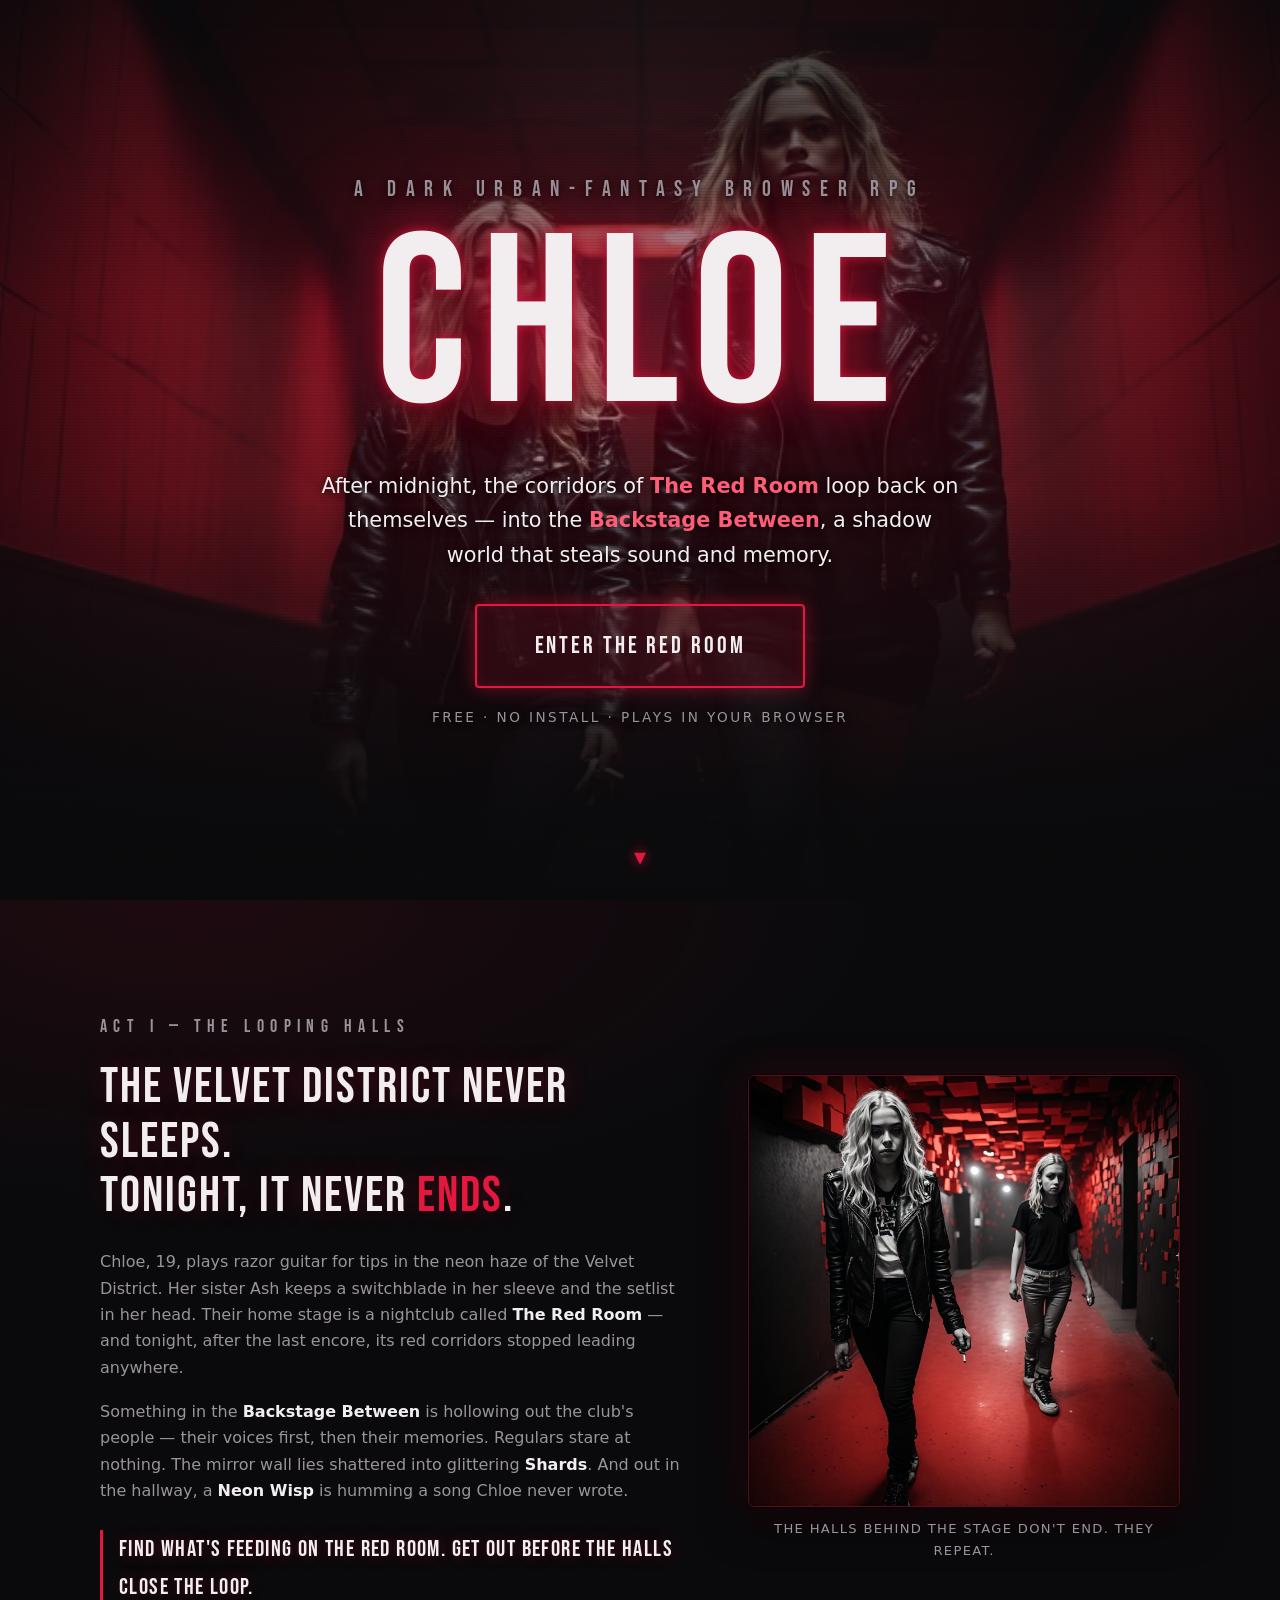
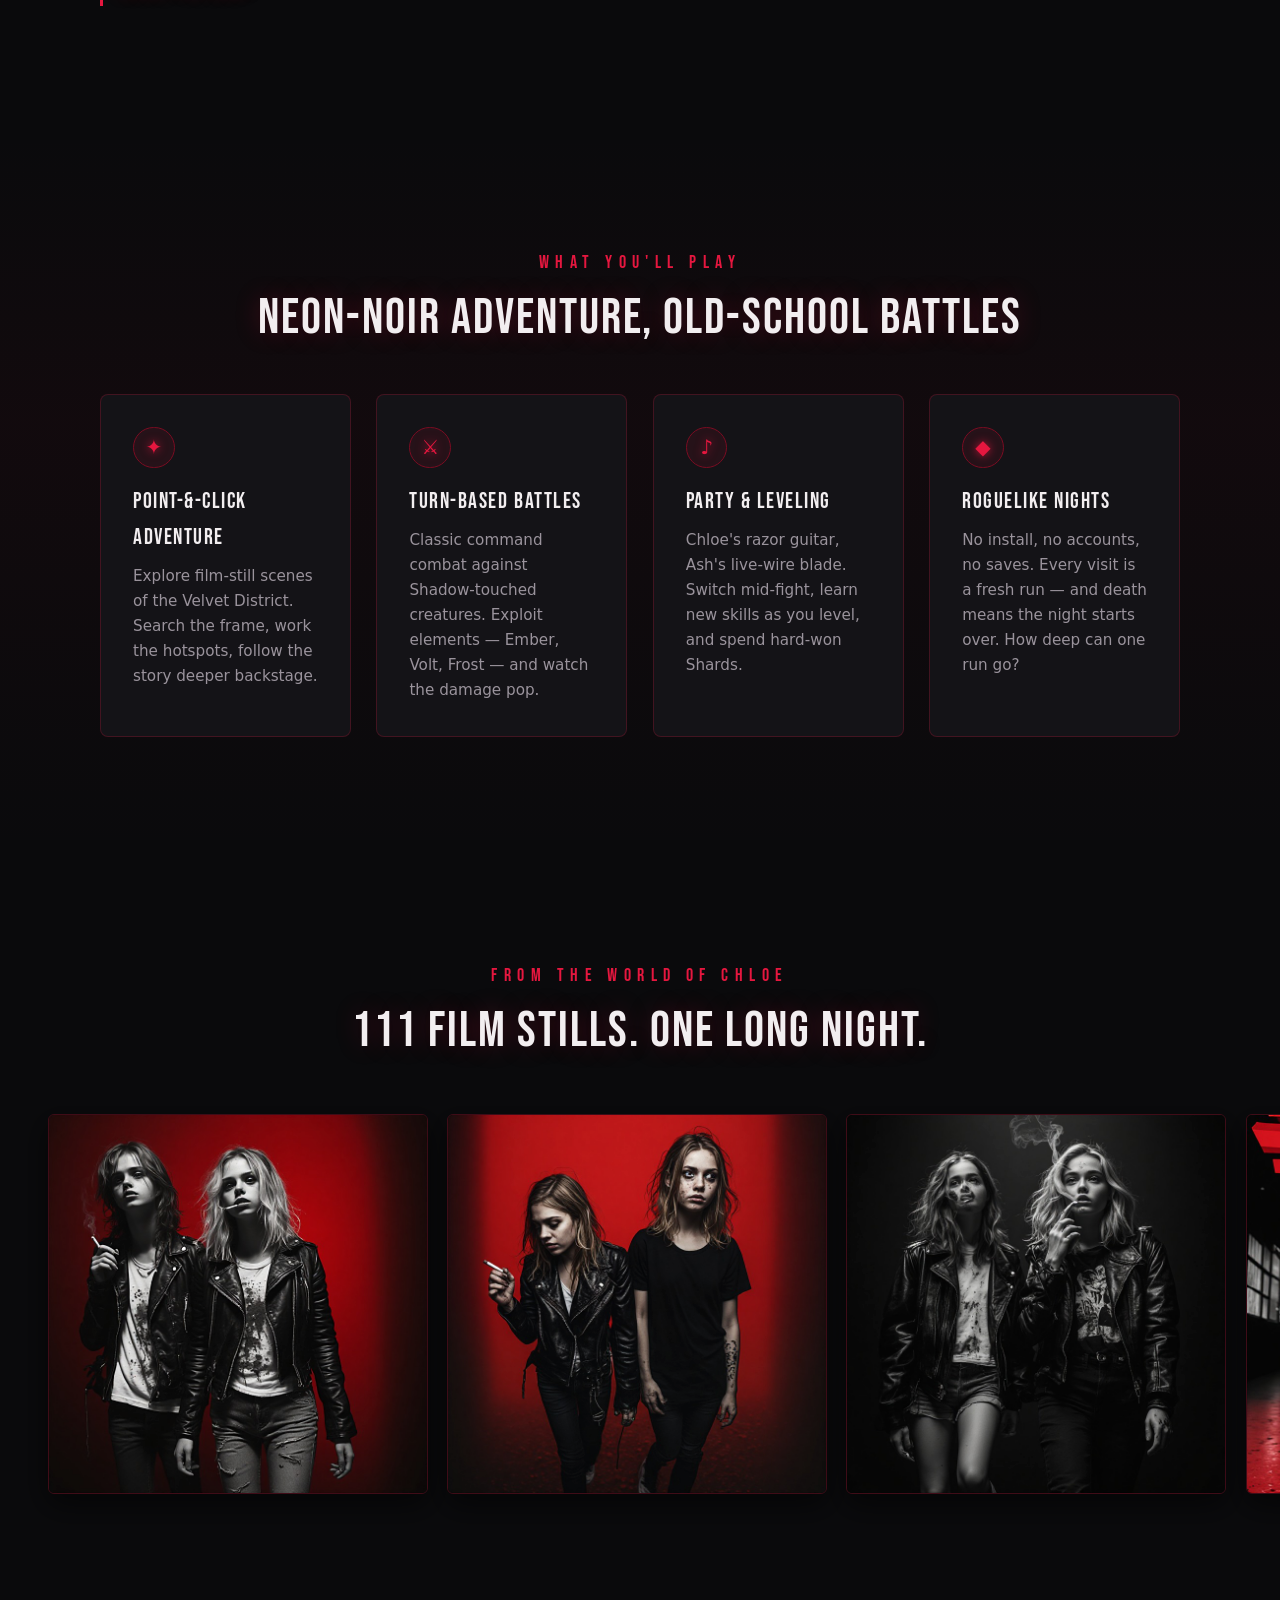
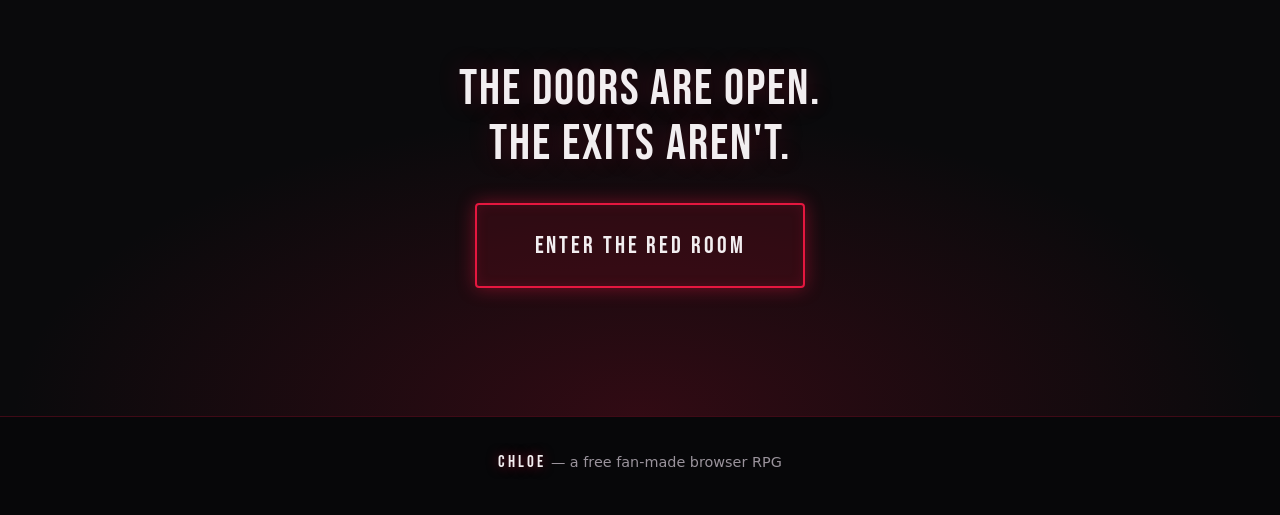
<file: index.html>
<!DOCTYPE html>
<html lang="en">
<head>
<meta charset="UTF-8">
<meta name="viewport" content="width=device-width, initial-scale=1.0">
<title>CHLOE — Enter the Red Room</title>
<meta name="description" content="CHLOE — a free fan-made dark urban-fantasy browser RPG. Point-and-click adventure, turn-based battles, no install. Enter the Red Room.">
<link rel="preconnect" href="https://fonts.googleapis.com">
<link rel="preconnect" href="https://fonts.gstatic.com" crossorigin>
<link href="https://fonts.googleapis.com/css2?family=Bebas+Neue&family=Oswald:wght@400;500;600&display=swap" rel="stylesheet">
<link rel="stylesheet" href="landing.css">
</head>
<body>

  <!-- ============ HERO ============ -->
  <header class="hero">
    <div class="hero-bg" aria-hidden="true"></div>
    <div class="hero-vignette" aria-hidden="true"></div>
    <div class="hero-grain" aria-hidden="true"></div>

    <div class="hero-content">
      <p class="hero-kicker">A dark urban-fantasy browser RPG</p>
      <h1 class="hero-title">CHLOE</h1>
      <p class="hero-tagline">
        After midnight, the corridors of <strong>The&nbsp;Red&nbsp;Room</strong> loop back on themselves —
        into the <strong>Backstage&nbsp;Between</strong>, a shadow world that steals sound and memory.
      </p>
      <a class="cta" href="game/index.html">Enter the Red Room</a>
      <p class="hero-sub">Free · No install · Plays in your browser</p>
    </div>

    <div class="hero-scroll" aria-hidden="true">▾</div>
  </header>

  <main>
    <!-- ============ STORY TEASER ============ -->
    <section class="story reveal">
      <div class="wrap story-grid">
        <div class="story-text">
          <p class="section-kicker">Act I — The Looping Halls</p>
          <h2>The Velvet District never sleeps.<br>Tonight, it never <em>ends</em>.</h2>
          <p>
            Chloe, 19, plays razor guitar for tips in the neon haze of the Velvet District.
            Her sister Ash keeps a switchblade in her sleeve and the setlist in her head.
            Their home stage is a nightclub called <strong>The Red Room</strong> — and tonight,
            after the last encore, its red corridors stopped leading anywhere.
          </p>
          <p>
            Something in the <strong>Backstage Between</strong> is hollowing out the club's
            people — their voices first, then their memories. Regulars stare at nothing.
            The mirror wall lies shattered into glittering <strong>Shards</strong>.
            And out in the hallway, a <strong>Neon Wisp</strong> is humming a song
            Chloe never wrote.
          </p>
          <p class="story-punch">Find what's feeding on the Red Room. Get out before the halls close the loop.</p>
        </div>
        <figure class="story-art">
          <img src="game/assets/chloe/Chloe075.jpg" alt="Chloe walks a red-lit corridor of the Backstage Between, Ash behind her" loading="lazy">
          <figcaption>The halls behind the stage don't end. They repeat.</figcaption>
        </figure>
      </div>
    </section>

    <!-- ============ FEATURES ============ -->
    <section class="features reveal">
      <div class="wrap">
        <p class="section-kicker">What you'll play</p>
        <h2>Neon-noir adventure, old-school battles</h2>
        <div class="cards">
          <article class="card">
            <div class="card-icon" aria-hidden="true">✦</div>
            <h3>Point-&-Click Adventure</h3>
            <p>Explore film-still scenes of the Velvet District. Search the frame, work the hotspots, follow the story deeper backstage.</p>
          </article>
          <article class="card">
            <div class="card-icon" aria-hidden="true">⚔</div>
            <h3>Turn-Based Battles</h3>
            <p>Classic command combat against Shadow-touched creatures. Exploit elements — Ember, Volt, Frost — and watch the damage pop.</p>
          </article>
          <article class="card">
            <div class="card-icon" aria-hidden="true">♪</div>
            <h3>Party &amp; Leveling</h3>
            <p>Chloe's razor guitar, Ash's live-wire blade. Switch mid-fight, learn new skills as you level, and spend hard-won Shards.</p>
          </article>
          <article class="card">
            <div class="card-icon" aria-hidden="true">◆</div>
            <h3>Roguelike Nights</h3>
            <p>No install, no accounts, no saves. Every visit is a fresh run — and death means the night starts over. How deep can one run go?</p>
          </article>
        </div>
      </div>
    </section>

    <!-- ============ GALLERY ============ -->
    <section class="gallery reveal">
      <div class="wrap">
        <p class="section-kicker">From the world of CHLOE</p>
        <h2>111 film stills. One long night.</h2>
      </div>
      <div class="gallery-strip" tabindex="0" aria-label="Gallery of game artwork, scroll horizontally">
        <img src="game/assets/chloe/Chloe001.jpg" alt="Chloe and Ash in leather jackets against a deep red wall" loading="lazy">
        <img src="game/assets/chloe/Chloe010.jpg" alt="The sisters under harsh red light, Ash staring past the camera" loading="lazy">
        <img src="game/assets/chloe/Chloe045.jpg" alt="Black-and-white still of Chloe and Ash in the dark, smoke rising" loading="lazy">
        <img src="game/assets/chloe/Chloe090.jpg" alt="The duo beneath the red geometric ceiling of the club" loading="lazy">
        <img src="game/assets/chloe/Chloe020.jpg" alt="Illustrated panel of Chloe and Ash on a red background" loading="lazy">
        <img src="game/assets/chloe/Chloe060.jpg" alt="Chloe and Ash walking the looping red corridor" loading="lazy">
      </div>
    </section>

    <!-- ============ FINAL CTA ============ -->
    <section class="final-cta reveal">
      <div class="wrap">
        <h2>The doors are open.<br>The exits aren't.</h2>
        <a class="cta" href="game/index.html">Enter the Red Room</a>
      </div>
    </section>
  </main>

  <!-- ============ FOOTER ============ -->
  <footer class="footer">
    <p><span class="footer-mark">CHLOE</span> — a free fan-made browser RPG</p>
  </footer>

  <script>
  // Optional flourish: reveal sections on scroll. Page is fully readable without JS.
  (function () {
    if (!('IntersectionObserver' in window)) return;
    document.documentElement.classList.add('js');
    var io = new IntersectionObserver(function (entries) {
      entries.forEach(function (e) {
        if (e.isIntersecting) { e.target.classList.add('in'); io.unobserve(e.target); }
      });
    }, { threshold: 0.12 });
    document.querySelectorAll('.reveal').forEach(function (el) { io.observe(el); });
  })();
  </script>
</body>
</html>
</file>
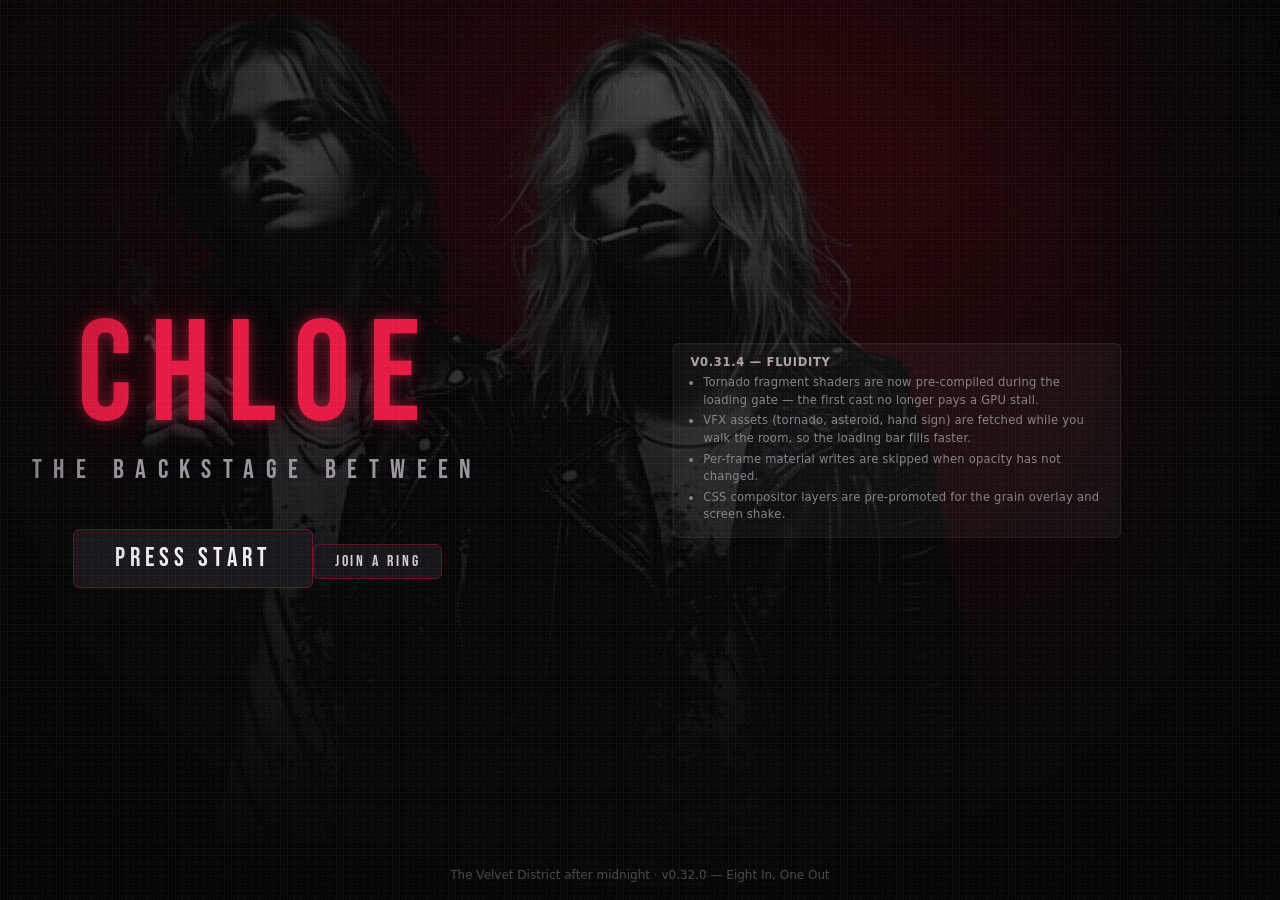
<file: game/index.html>
<!DOCTYPE html>
<html lang="en">
<head>
<meta charset="utf-8">
<meta name="viewport" content="width=device-width, initial-scale=1, viewport-fit=cover">
<meta name="theme-color" content="#0a0a0c">
<title>CHLOE — The Backstage Between</title>
<link rel="icon" href="data:image/svg+xml,%3Csvg xmlns='http://www.w3.org/2000/svg' viewBox='0 0 16 16'%3E%3Crect width='16' height='16' fill='%230a0a0c'/%3E%3Ctext x='8' y='12.5' font-size='12' font-family='Impact,sans-serif' fill='%23e5173f' text-anchor='middle'%3EC%3C/text%3E%3C/svg%3E">
<link rel="preconnect" href="https://fonts.googleapis.com">
<link rel="preconnect" href="https://fonts.gstatic.com" crossorigin>
<link href="https://fonts.googleapis.com/css2?family=Bebas+Neue&family=Oswald:wght@400;500;600&display=swap" rel="stylesheet">
<link rel="stylesheet" href="css/game.css">
</head>
<body>
<div id="app">
  <div id="screen-title" class="screen"></div>
  <div id="screen-scene" class="screen"></div>
  <div id="screen-room3d" class="screen"></div>
  <div id="screen-battle3d" class="screen"></div>
  <div id="screen-battle" class="screen"></div>
  <!-- §32 the deathmatch lobby. ui/lobby.js self-creates this div if it is
       missing, the way ui/battle3d.js does, but it is declared here so the
       router finds it on the first show() rather than on the second. -->
  <div id="screen-lobby" class="screen"></div>
  <div id="dialog-layer" class="hidden" aria-live="polite"></div>
  <div id="overlay-menu" class="hidden"></div>
  <div id="toast-layer"></div>
  <div id="fx-grain" aria-hidden="true"></div>
</div>
<script src="vendor/three.min.js"></script>
<script src="vendor/GLTFLoader.js"></script>
<script src="vendor/DRACOLoader.js"></script>
<script src="vendor/RGBELoader.js"></script>
<script src="js/data/config.js"></script>
<!-- §32 PvP tuning. Pure numbers, read lazily by everything, so its only real
     ordering rule is the one every data file has: after config.js. -->
<script src="js/data/pvp.js"></script>
<script src="js/data/version.js"></script>
<script src="js/data/elements.js"></script>
<script src="js/data/portraits.js"></script>
<script src="js/data/characters.js"></script>
<script src="js/data/moves.js"></script>
<script src="js/data/weapons.js"></script>
<script src="js/data/items.js"></script>
<script src="js/data/enemies.js"></script>
<script src="js/data/tree.js"></script>
<script src="js/data/room3d.js"></script>
<script src="js/data/arena3d.js"></script>
<script src="js/data/arena-nav.js"></script>
<!-- §24 stages: must load BEFORE any engine file, because arena3d.js reads
     CHLOE.data.stages at definition time to publish CHLOE.engine.stages. -->
<script src="js/data/stages.js"></script>
<script src="js/data/abilities.js"></script>
<script src="js/data/skilltree.js"></script>
<script src="js/data/knighttree.js"></script>
<!-- §28 B: the knight's rigid-plate bone hierarchy, GENERATED by
     tools/build-knight-rig.js. engine/knightanim.js reads it at build time;
     without this tag the knight loads and then stands there, because
     knightanim's own fallback is "no rig data, stay static". -->
<script src="js/data/knightrig.js"></script>
<script src="js/data/story.js"></script>
<script src="js/data/scenes.js"></script>
<script src="js/engine/progression.js"></script>
<script src="js/engine/tree.js"></script>
<script src="js/engine/skilltree.js"></script>
<script src="js/engine/knighttree.js"></script>
<script src="js/engine/displays.js"></script>
<script src="js/engine/party.js"></script>
<script src="js/engine/inventory.js"></script>
<!-- §27D/E. Engines, so they load after every data file (shop prices come from
     data/items.js, the record patch line from data/version.js) and before the
     UI and world3d that call them. A new module with no script tag is a whole
     feature shipped dead — §24 did exactly that — so these three tags are as
     load-bearing as the code they pull in. -->
<script src="js/engine/shop.js"></script>
<script src="js/engine/records.js"></script>
<!-- §32 the transport, and it belongs in this same group for the same reason:
     it reads the config gate, so it loads after every data file, and the lobby
     and the match layer both call it, so it loads before them. records.js is
     its nearest sibling in kind — the only other module here that talks to a
     server, and the one whose "the network is decoration" law it inherits. -->
<script src="js/engine/net.js"></script>
<script src="js/engine/battle.js"></script>
<script src="js/engine/arena.js"></script>
<script src="js/engine/combat3.js"></script>
<!-- Mirror fight AI: the clone's independent decision loop and ability
     mapping.  After combat3.js (reads knownAbilities at runtime) and before
     world3d.js (which publishes the onDoor hook it drives). -->
<script src="js/engine/cloneai.js"></script>
<!-- §32 the match layer: the roster, the seats, kill attribution and the
     level-on-kill rule. Exactly cloneai's slot, and for exactly cloneai's two
     reasons — it reads combat3's API at runtime, and world3d/battle3d call
     into it. It owns no DOM; every pixel of the lobby is in ui/lobby.js. -->
<script src="js/engine/pvp.js"></script>
<script src="js/engine/world3d.js"></script>
<!-- §28 C: the pose driver. Before arena3d.js, which calls into it at every
     phase boundary and at knight load. A module with no script tag is a whole
     feature shipped dead — §24 did exactly that — and this one would be silent
     about it: arena3d degrades to a static knight rather than throwing. -->
<script src="js/engine/knightanim.js"></script>
<!-- §29: the 9mm first-person prop. Before arena3d.js, which mounts it at init
     and ticks it every frame. Same warning as the two tags above — a module
     with no script tag is a whole feature shipped dead, and this one would be
     silent about it: arena3d degrades to no visible pistol rather than
     throwing, so the shot would keep working and nobody would see a gun. -->
<script src="js/engine/gunrig.js"></script>
<script src="js/engine/arena3d.js"></script>
<script src="js/ui/ui.js"></script>
<script src="js/ui/loading.js"></script>
<script src="js/ui/title.js"></script>
<script src="js/ui/dialog.js"></script>
<script src="js/ui/scene.js"></script>
<script src="js/ui/battleui.js"></script>
<script src="js/ui/battle3d.js"></script>
<script src="js/ui/binds.js"></script>
<script src="js/ui/loadout.js"></script>
<script src="js/ui/sheet.js"></script>
<script src="js/ui/room3d.js"></script>
<script src="js/ui/menu.js"></script>
<!-- the shop overlay: after ui/ui.js (it assigns onto CHLOE.ui and draws with
     ui.el) and after engine/shop.js, whose rules it renders. -->
<script src="js/ui/shop.js"></script>
<!-- §32 the lobby screen: after ui/ui.js (it assigns onto CHLOE.ui and draws
     with ui.el) and after engine/net.js and engine/pvp.js, whose transport and
     roster it renders. Same shape as the shop tag above it. -->
<script src="js/ui/lobby.js"></script>
<script src="js/main.js"></script>
</body>
</html>
</file>
<file: landing.css>
/* ============================================================
   CHLOE — landing page styles (neon-noir nightclub)
   Palette per GAME_SPEC §8:
   bg #0a0a0c · panel #141317 · red #e5173f · deep red #7a0c22
   text #f2eef0 · dim #9a939c
   ============================================================ */

:root {
  --bg: #0a0a0c;
  --panel: #141317;
  --red: #e5173f;
  --red-deep: #7a0c22;
  --text: #f2eef0;
  --dim: #9a939c;
  --font-display: 'Bebas Neue', 'Oswald', Impact, "Arial Narrow", sans-serif;
  --font-body: system-ui, -apple-system, "Segoe UI", Roboto, Helvetica, Arial, sans-serif;
}

* { margin: 0; padding: 0; box-sizing: border-box; }

html { scroll-behavior: smooth; }

body {
  background: var(--bg);
  color: var(--text);
  font-family: var(--font-body);
  line-height: 1.65;
  overflow-x: hidden;
}

img { max-width: 100%; display: block; }

.wrap {
  width: min(1080px, 92%);
  margin-inline: auto;
}

/* ---------- Type ---------- */

h1, h2, h3, .cta {
  font-family: var(--font-display);
  font-weight: 400;
  letter-spacing: 0.04em;
  text-transform: uppercase;
}

h2 {
  font-size: clamp(1.9rem, 4.5vw, 3.1rem);
  line-height: 1.1;
  margin-bottom: clamp(1rem, 2.5vw, 1.6rem);
  text-shadow: 0 0 24px rgba(229, 23, 63, 0.25);
}

h2 em { font-style: normal; color: var(--red); }

.section-kicker {
  color: var(--red);
  font-family: var(--font-display);
  font-size: clamp(0.95rem, 1.6vw, 1.15rem);
  letter-spacing: 0.35em;
  text-transform: uppercase;
  margin-bottom: 0.8rem;
}

/* ---------- CTA button ---------- */

.cta {
  display: inline-block;
  padding: 0.85em 2.4em;
  font-size: clamp(1.15rem, 2.2vw, 1.5rem);
  letter-spacing: 0.12em;
  color: var(--text);
  text-decoration: none;
  background: rgba(122, 12, 34, 0.25);
  border: 2px solid var(--red);
  border-radius: 4px;
  box-shadow: 0 0 18px rgba(229, 23, 63, 0.45),
              inset 0 0 12px rgba(229, 23, 63, 0.15);
  transition: background 0.25s ease, box-shadow 0.25s ease, transform 0.15s ease;
}

.cta:hover, .cta:focus-visible {
  background: var(--red);
  box-shadow: 0 0 34px rgba(229, 23, 63, 0.85),
              0 0 80px rgba(229, 23, 63, 0.35);
  transform: translateY(-2px);
  outline: none;
}

.cta:active { transform: translateY(0); }

/* ============================================================
   HERO
   ============================================================ */

.hero {
  position: relative;
  min-height: 100vh;
  min-height: 100svh;
  display: flex;
  align-items: center;
  justify-content: center;
  text-align: center;
  isolation: isolate;
  overflow: hidden;
}

.hero-bg {
  position: absolute;
  inset: 0;
  z-index: -3;
  background: url("game/assets/chloe/Chloe060.jpg") center 22% / cover no-repeat var(--bg);
  animation: hero-drift 24s ease-in-out infinite alternate;
}

@keyframes hero-drift {
  from { transform: scale(1); }
  to   { transform: scale(1.07); }
}

@media (prefers-reduced-motion: reduce) {
  .hero-bg { animation: none; }
  html { scroll-behavior: auto; }
}

/* dark red gradient overlay */
.hero-vignette {
  position: absolute;
  inset: 0;
  z-index: -2;
  background:
    radial-gradient(ellipse at center 40%, rgba(10, 10, 12, 0) 0%, rgba(10, 10, 12, 0.55) 75%, rgba(10, 10, 12, 0.9) 100%),
    linear-gradient(180deg,
      rgba(10, 10, 12, 0.65) 0%,
      rgba(122, 12, 34, 0.38) 34%,
      rgba(122, 12, 34, 0.30) 55%,
      rgba(10, 10, 12, 0.92) 92%,
      var(--bg) 100%);
}

/* film-grain / scanline flavour, pure CSS */
.hero-grain {
  position: absolute;
  inset: 0;
  z-index: -1;
  pointer-events: none;
  opacity: 0.5;
  background-image:
    repeating-linear-gradient(0deg,
      rgba(0, 0, 0, 0.16) 0px, rgba(0, 0, 0, 0.16) 1px,
      transparent 1px, transparent 3px);
  mix-blend-mode: multiply;
}

.hero-content {
  padding: clamp(4rem, 10vh, 7rem) 1.2rem;
  max-width: 56rem;
}

.hero-kicker {
  font-family: var(--font-display);
  font-size: clamp(1rem, 2vw, 1.35rem);
  letter-spacing: 0.45em;
  text-transform: uppercase;
  color: var(--dim);
  text-shadow: 0 1px 6px rgba(0, 0, 0, 0.8);
}

.hero-title {
  font-size: clamp(5rem, 19vw, 15rem);
  line-height: 0.92;
  letter-spacing: 0.06em;
  margin: 0.05em 0 0.12em;
  color: var(--text);
  text-shadow:
    0 0 12px rgba(229, 23, 63, 0.85),
    0 0 45px rgba(229, 23, 63, 0.55),
    0 0 120px rgba(229, 23, 63, 0.35),
    0 4px 18px rgba(0, 0, 0, 0.9);
}

.hero-tagline {
  font-size: clamp(1.02rem, 2.1vw, 1.3rem);
  color: var(--text);
  max-width: 40rem;
  margin: 0 auto 2rem;
  text-shadow: 0 1px 8px rgba(0, 0, 0, 0.9);
}

.hero-tagline strong { color: #ff5c78; font-weight: 600; white-space: nowrap; }

.hero-sub {
  margin-top: 1.1rem;
  font-size: 0.85rem;
  letter-spacing: 0.18em;
  text-transform: uppercase;
  color: var(--dim);
  text-shadow: 0 1px 6px rgba(0, 0, 0, 0.9);
}

.hero-scroll {
  position: absolute;
  bottom: 1.4rem;
  left: 50%;
  transform: translateX(-50%);
  color: var(--red);
  font-size: 1.5rem;
  animation: bob 1.8s ease-in-out infinite;
  text-shadow: 0 0 12px rgba(229, 23, 63, 0.8);
}

@keyframes bob {
  0%, 100% { transform: translate(-50%, 0); }
  50%      { transform: translate(-50%, 8px); }
}

/* ============================================================
   STORY TEASER
   ============================================================ */

.story {
  padding: clamp(4rem, 9vw, 7rem) 0;
  background:
    radial-gradient(ellipse 90% 60% at 15% 0%, rgba(122, 12, 34, 0.18), transparent 60%),
    var(--bg);
}

.story-grid {
  display: grid;
  grid-template-columns: minmax(0, 1.15fr) minmax(0, 0.85fr);
  gap: clamp(2rem, 5vw, 4rem);
  align-items: center;
}

.story-text p { margin-bottom: 1.1rem; color: var(--dim); }
.story-text p strong { color: var(--text); font-weight: 600; }

.story-punch {
  color: var(--text) !important;
  font-family: var(--font-display);
  font-size: clamp(1.15rem, 2.2vw, 1.45rem);
  letter-spacing: 0.06em;
  text-transform: uppercase;
  border-left: 3px solid var(--red);
  padding-left: 1rem;
  margin-top: 1.6rem;
  text-shadow: 0 0 16px rgba(229, 23, 63, 0.35);
}

.story-art {
  position: relative;
}

.story-art img {
  border: 1px solid rgba(229, 23, 63, 0.35);
  border-radius: 6px;
  box-shadow:
    0 0 0 1px rgba(0, 0, 0, 0.6),
    0 12px 45px rgba(0, 0, 0, 0.7),
    0 0 45px rgba(229, 23, 63, 0.18);
}

.story-art figcaption {
  margin-top: 0.7rem;
  font-size: 0.82rem;
  letter-spacing: 0.1em;
  text-transform: uppercase;
  color: var(--dim);
  text-align: center;
}

/* ============================================================
   FEATURES
   ============================================================ */

.features {
  padding: clamp(4rem, 9vw, 7rem) 0;
  background:
    linear-gradient(180deg, transparent, rgba(122, 12, 34, 0.07) 40%, transparent),
    var(--bg);
  text-align: center;
}

.cards {
  margin-top: clamp(2rem, 4vw, 3rem);
  display: grid;
  grid-template-columns: repeat(auto-fit, minmax(230px, 1fr));
  gap: clamp(1rem, 2.4vw, 1.6rem);
  text-align: left;
}

.card {
  background: var(--panel);
  border: 1px solid rgba(229, 23, 63, 0.22);
  border-radius: 8px;
  padding: clamp(1.4rem, 2.6vw, 2rem);
  transition: transform 0.25s ease, border-color 0.25s ease, box-shadow 0.25s ease;
}

.card:hover {
  transform: translateY(-6px);
  border-color: var(--red);
  box-shadow: 0 14px 40px rgba(0, 0, 0, 0.6),
              0 0 28px rgba(229, 23, 63, 0.28);
}

.card-icon {
  width: 2.6rem;
  height: 2.6rem;
  display: grid;
  place-items: center;
  font-size: 1.25rem;
  color: var(--red);
  border: 1px solid var(--red-deep);
  border-radius: 50%;
  margin-bottom: 1rem;
  background: rgba(122, 12, 34, 0.18);
  text-shadow: 0 0 10px rgba(229, 23, 63, 0.8);
}

.card h3 {
  font-size: 1.35rem;
  letter-spacing: 0.07em;
  margin-bottom: 0.5rem;
}

.card p { color: var(--dim); font-size: 0.95rem; }

/* ============================================================
   GALLERY
   ============================================================ */

.gallery {
  padding: clamp(4rem, 9vw, 7rem) 0 0;
  text-align: center;
}

.gallery-strip {
  margin-top: clamp(2rem, 4vw, 3rem);
  display: flex;
  gap: clamp(0.7rem, 1.6vw, 1.2rem);
  overflow-x: auto;
  padding: 0.5rem clamp(1rem, 4vw, 3rem) 2.5rem;
  scroll-snap-type: x mandatory;
  -webkit-overflow-scrolling: touch;
  scrollbar-color: var(--red-deep) var(--panel);
}

.gallery-strip img {
  flex: 0 0 auto;
  width: clamp(220px, 32vw, 380px);
  aspect-ratio: 1 / 1;
  object-fit: cover;
  border-radius: 6px;
  border: 1px solid rgba(229, 23, 63, 0.25);
  scroll-snap-align: center;
  filter: saturate(0.92) contrast(1.04);
  transition: transform 0.3s ease, filter 0.3s ease, box-shadow 0.3s ease;
  box-shadow: 0 10px 30px rgba(0, 0, 0, 0.6);
}

.gallery-strip img:hover {
  transform: scale(1.035);
  filter: saturate(1.05) contrast(1.06);
  box-shadow: 0 14px 40px rgba(0, 0, 0, 0.7),
              0 0 30px rgba(229, 23, 63, 0.35);
}

.gallery-strip::-webkit-scrollbar { height: 8px; }
.gallery-strip::-webkit-scrollbar-track { background: var(--panel); border-radius: 4px; }
.gallery-strip::-webkit-scrollbar-thumb { background: var(--red-deep); border-radius: 4px; }
.gallery-strip::-webkit-scrollbar-thumb:hover { background: var(--red); }

/* ============================================================
   FINAL CTA
   ============================================================ */

.final-cta {
  padding: clamp(5rem, 11vw, 8rem) 0;
  text-align: center;
  background:
    radial-gradient(ellipse 70% 90% at 50% 100%, rgba(122, 12, 34, 0.35), transparent 70%),
    var(--bg);
}

.final-cta h2 { margin-bottom: 2rem; }

/* ============================================================
   FOOTER
   ============================================================ */

.footer {
  border-top: 1px solid rgba(229, 23, 63, 0.25);
  padding: 2rem 1rem 2.4rem;
  text-align: center;
  color: var(--dim);
  font-size: 0.9rem;
  background: #070709;
}

.footer-mark {
  font-family: var(--font-display);
  color: var(--text);
  letter-spacing: 0.18em;
  font-size: 1.05rem;
  text-shadow: 0 0 12px rgba(229, 23, 63, 0.55);
}

/* ============================================================
   SCROLL REVEAL (JS optional — visible by default without .js)
   ============================================================ */

html.js .reveal {
  opacity: 0;
  transform: translateY(28px);
  transition: opacity 0.7s ease, transform 0.7s ease;
}

html.js .reveal.in {
  opacity: 1;
  transform: translateY(0);
}

@media (prefers-reduced-motion: reduce) {
  html.js .reveal { opacity: 1; transform: none; transition: none; }
  .hero-scroll { animation: none; }
  .cta, .card, .gallery-strip img { transition: none; }
}

/* ============================================================
   RESPONSIVE
   ============================================================ */

@media (max-width: 780px) {
  .story-grid { grid-template-columns: 1fr; }
  .story-art { max-width: 30rem; margin-inline: auto; }
}
</file>
<file: game/css/game.css>
/* ============================================================
   CHLOE — The Backstage Between  (game/css/game.css)
   Neon-noir nightclub. Palette per GAME_SPEC.md sec 8.
   ============================================================ */

:root{
  --bg:        #0a0a0c;
  --panel:     #141317;
  --panel-2:   #1b1a20;
  --red:       #e5173f;
  --deep-red:  #7a0c22;
  --text:      #f2eef0;
  --dim:       #9a939c;
  --ok:        #3ddc84;
  --mp:        #3fa9f5;
  --gold:      #e8c15a;
  --font-head: 'Bebas Neue','Oswald',Impact,"Arial Narrow",sans-serif;
  --font-body: system-ui,-apple-system,"Segoe UI",Roboto,Helvetica,Arial,sans-serif;
  --glow-red:  0 0 12px rgba(229,23,63,.55), 0 0 34px rgba(229,23,63,.25);
}

*{ margin:0; padding:0; box-sizing:border-box; }
html,body{ height:100%; }
body{
  background:var(--bg);
  color:var(--text);
  font-family:var(--font-body);
  font-size:clamp(14px,1.6vw,16px);
  line-height:1.45;
  overflow:hidden;
  -webkit-font-smoothing:antialiased;
  user-select:none;
}
img{ max-width:100%; }
button{
  font-family:var(--font-body);
  color:var(--text);
  background:#17151b;
  border:1px solid var(--deep-red);
  border-radius:6px;
  padding:.55em 1.1em;
  font-size:1em;
  cursor:pointer;
  transition:background .15s ease, border-color .15s ease, box-shadow .15s ease, transform .06s ease;
}
button:hover:not(:disabled){
  background:var(--red);
  border-color:var(--red);
  color:#fff;
  box-shadow:var(--glow-red);
}
button:active:not(:disabled){ transform:translateY(1px); }
button:disabled{ opacity:.38; cursor:default; }
input[type=text],input[type=password]{
  background:#0e0d11;
  border:1px solid #322e38;
  border-radius:6px;
  color:var(--text);
  padding:.55em .8em;
  font-size:1em;
  width:100%;
  outline:none;
}
input[type=text]:focus{ border-color:var(--red); box-shadow:0 0 0 2px rgba(229,23,63,.25); }
::-webkit-scrollbar{ width:8px; height:8px; }
::-webkit-scrollbar-thumb{ background:#39343f; border-radius:4px; }
::-webkit-scrollbar-track{ background:transparent; }

/* ---------- App frame & screens ---------- */
#app{ position:fixed; inset:0; overflow:hidden; }
.screen{
  position:absolute; inset:0;
  display:none;
  opacity:0;
  transition:opacity .35s ease;
}
.screen.active{ display:block; opacity:1; }

/* film grain + vignette overlay */
#fx-grain{
  position:absolute; inset:0;
  pointer-events:none;
  z-index:90;
  overflow:hidden;
  background:
    radial-gradient(ellipse at center, transparent 55%, rgba(0,0,0,.55) 100%);
}
#fx-grain::after{
  content:"";
  position:absolute; inset:-50%;
  opacity:.05;
  background-image:repeating-conic-gradient(#fff 0% .0001%, transparent .0002% .0004%);
  background-size:7px 7px;
  animation:grain 1.4s steps(4) infinite;
  will-change:transform;
}
@keyframes grain{
  0%{ transform:translate(0,0); } 25%{ transform:translate(-2%,1%); }
  50%{ transform:translate(1%,-2%); } 75%{ transform:translate(-1%,2%); } 100%{ transform:translate(2%,1%); }
}

.hidden{ display:none !important; }

h1,h2,h3,.head{
  font-family:var(--font-head);
  letter-spacing:.06em;
  font-weight:400;
  text-transform:uppercase;
}

/* ---------- Title screen ---------- */
#screen-title{
  background:#050507;
  display:none;
  align-items:center; justify-content:center;
}
#screen-title.active{ display:flex; }
.title-bg{
  position:absolute; inset:0;
  background-size:cover; background-position:center 20%;
  opacity:.35;
  filter:saturate(.8) contrast(1.1);
}
.title-bg::after{
  content:""; position:absolute; inset:0;
  background:linear-gradient(180deg, rgba(5,5,7,.2) 0%, rgba(5,5,7,.85) 78%, #050507 100%);
}
.title-inner{
  position:relative; z-index:2;
  text-align:center;
  padding:2rem;
  animation:titleRise 1s ease both;
}
@keyframes titleRise{ from{ opacity:0; transform:translateY(18px); } to{ opacity:1; transform:none; } }
.title-logo{
  font-family:var(--font-head);
  font-size:clamp(4rem,16vw,9rem);
  line-height:.9;
  color:var(--red);
  text-shadow:var(--glow-red);
  letter-spacing:.12em;
}
.title-sub{
  font-family:var(--font-head);
  font-size:clamp(1.1rem,3.5vw,1.7rem);
  letter-spacing:.42em;
  color:var(--dim);
  margin:.6rem 0 2.4rem;
}
.title-start{
  font-family:var(--font-head);
  font-size:clamp(1.2rem,3vw,1.6rem);
  letter-spacing:.2em;
  padding:.5em 1.6em;
  animation:pulse 2.2s ease-in-out infinite;
}
@keyframes pulse{ 0%,100%{ box-shadow:0 0 0 rgba(229,23,63,0);} 50%{ box-shadow:var(--glow-red);} }
.title-foot{
  position:absolute; bottom:1rem; left:0; right:0;
  text-align:center; color:#565059; font-size:.75rem; z-index:2;
}
.title-notes{
  position:relative; z-index:2;
  max-width:28rem; margin:0 auto 1.2rem;
  padding:.65rem 1rem;
  background:rgba(255,255,255,.04);
  border:1px solid rgba(255,255,255,.06);
  border-radius:6px;
  font-size:.72rem; line-height:1.55;
  color:#888088; letter-spacing:.02em;
  text-transform:none; text-align:left;
}
.title-notes b{ color:#b0a0a8; text-transform:uppercase; letter-spacing:.06em; }
.title-notes li{ margin:.15rem 0 .15rem .8rem; }

/* ---------- Scene screen ---------- */
#screen-scene{ background:#000; }
.scene-stage{
  position:absolute; inset:0;
  display:flex; align-items:center; justify-content:center;
  overflow:hidden;
}
.scene-imgbox{
  position:relative;
  width:100%; height:100%;
}
.scene-bg{
  position:absolute; inset:0;
  width:100%; height:100%;
  object-fit:cover; object-position:center 30%;
  animation:sceneIn .55s ease both;
}
@keyframes sceneIn{ from{ opacity:0; transform:scale(1.03); } to{ opacity:1; transform:none; } }
.scene-bg-fallback{
  position:absolute; inset:0;
  background:radial-gradient(900px 500px at 50% 30%, #2a0d18 0%, #0a0a0c 70%);
}
.scene-name{
  position:absolute; left:50%; top:12%;
  transform:translateX(-50%);
  font-family:var(--font-head);
  font-size:clamp(1.4rem,4vw,2.3rem);
  letter-spacing:.3em;
  color:var(--text);
  text-shadow:0 0 18px rgba(229,23,63,.8), 0 2px 8px #000;
  opacity:0;
  pointer-events:none;
  z-index:6;
  animation:sceneName 3s ease .3s both;
}
@keyframes sceneName{
  0%{ opacity:0; transform:translateX(-50%) translateY(8px); }
  12%,70%{ opacity:1; transform:translateX(-50%); }
  100%{ opacity:0; transform:translateX(-50%) translateY(-6px); }
}
/* hotspots */
.hotspot{
  position:absolute;
  z-index:5;
  border:1px solid rgba(229,23,63,0);
  border-radius:8px;
  cursor:pointer;
  transition:border-color .2s, background .2s, box-shadow .2s;
  background:rgba(229,23,63,.0);
}
.hotspot::before{ /* soft idle shimmer so hotspots are findable */
  content:"";
  position:absolute; inset:0;
  border-radius:8px;
  box-shadow:inset 0 0 22px rgba(229,23,63,.16);
  opacity:.55;
  animation:hsIdle 2.6s ease-in-out infinite;
}
@keyframes hsIdle{ 0%,100%{ opacity:.15; } 50%{ opacity:.6; } }
.hotspot:hover{
  border-color:rgba(229,23,63,.85);
  background:rgba(229,23,63,.10);
  box-shadow:var(--glow-red);
}
.hotspot .hs-label{
  position:absolute; left:50%; bottom:calc(100% + 8px);
  transform:translateX(-50%) translateY(4px);
  background:rgba(10,10,12,.92);
  border:1px solid var(--deep-red);
  color:var(--text);
  font-size:.8rem;
  letter-spacing:.06em;
  padding:.3em .7em;
  border-radius:5px;
  white-space:nowrap;
  opacity:0; pointer-events:none;
  transition:opacity .18s, transform .18s;
}
.hotspot:hover .hs-label{ opacity:1; transform:translateX(-50%); }
/* HUD */
.hud{
  position:absolute; top:0; left:0; right:0;
  display:flex; align-items:center; justify-content:space-between;
  padding:.7rem .9rem;
  z-index:8;
  background:linear-gradient(180deg, rgba(5,5,7,.75), transparent);
}
.hud-shards{
  font-family:var(--font-head);
  font-size:1.25rem; letter-spacing:.1em;
  color:var(--gold);
  text-shadow:0 0 10px rgba(232,193,90,.4);
}
.hud-right{ display:flex; gap:.5rem; }
.hud button{ padding:.35em .9em; font-size:.9rem; }

/* ---------- Dialog box ---------- */
#dialog-layer{
  position:absolute; left:0; right:0; bottom:0;
  z-index:40;
  padding:0 clamp(.5rem,3vw,2.5rem) clamp(.6rem,2.5vh,1.6rem);
  cursor:pointer;
}
.dialog-box{
  display:flex; gap:1rem;
  max-width:900px; margin:0 auto;
  background:rgba(16,14,19,.94);
  border:1px solid #35303c;
  border-left:3px solid var(--red);
  border-radius:10px;
  padding:.9rem 1.1rem;
  min-height:108px;
  box-shadow:0 12px 44px rgba(0,0,0,.7);
  animation:dlgIn .25s ease both;
}
@keyframes dlgIn{ from{ opacity:0; transform:translateY(14px); } to{ opacity:1; transform:none; } }
.dialog-portrait{
  flex:0 0 74px; height:74px;
  border-radius:8px; overflow:hidden;
  border:1px solid var(--deep-red);
  background:#0d0c10;
  align-self:flex-start;
}
.dialog-portrait img{ width:100%; height:100%; object-fit:cover; object-position:center 12%; }
.dialog-portrait .avatar-fallback{ width:100%; height:100%; }
.dialog-main{ flex:1; min-width:0; }
.dialog-speaker{
  font-family:var(--font-head);
  color:var(--red);
  font-size:1.1rem;
  letter-spacing:.14em;
  margin-bottom:.15rem;
}
.dialog-text{ color:var(--text); min-height:2.6em; }
.dialog-next{
  text-align:right; color:var(--dim); font-size:.78rem;
  animation:blink 1.2s steps(2) infinite;
}
@keyframes blink{ 50%{ opacity:.15; } }

/* avatar fallback (missing portrait / enemy silhouette base) */
.avatar-fallback{
  display:flex; align-items:center; justify-content:center;
  font-family:var(--font-head);
  font-size:1.8rem;
  color:var(--red);
  background:radial-gradient(circle at 50% 32%, #33101c 0%, #120a0f 75%);
  text-shadow:var(--glow-red);
  width:100%; height:100%;
}

/* ---------- Battle screen ---------- */
#screen-battle{
  background:
    radial-gradient(1100px 600px at 70% 12%, #2b0d1a 0%, transparent 60%),
    radial-gradient(800px 500px at 15% 95%, #190a12 0%, transparent 55%),
    var(--bg);
  display:none;
  flex-direction:column;
}
#screen-battle.active{ display:flex; }
#screen-battle::after{ /* CRT scanlines */
  content:"";
  position:absolute; inset:0;
  pointer-events:none;
  z-index:60;
  background:repeating-linear-gradient(180deg,
    rgba(255,255,255,.028) 0px, rgba(255,255,255,.028) 1px,
    transparent 1px, transparent 4px);
  mix-blend-mode:overlay;
}
#screen-battle.shake{ animation:screenShake .42s ease; will-change:transform; }
@keyframes screenShake{
  0%,100%{ transform:translate(0,0); }
  15%{ transform:translate(-10px,4px); } 30%{ transform:translate(9px,-5px); }
  45%{ transform:translate(-7px,-3px); } 60%{ transform:translate(6px,4px); }
  75%{ transform:translate(-4px,2px); } 90%{ transform:translate(2px,-1px); }
}
.battle-top{
  flex:1 1 55%;
  display:flex;
  align-items:center;
  justify-content:flex-end;
  padding:clamp(.8rem,3vh,2rem) clamp(1rem,6vw,5rem) 0;
  position:relative;
  min-height:0;
  overflow:hidden;
}
.enemy-wrap{
  position:relative;
  text-align:center;
  margin-right:clamp(0px,4vw,3rem);
  animation:enemyIn .5s ease both;
}
@keyframes enemyIn{ from{ opacity:0; transform:translateX(40px);} to{ opacity:1; transform:none; } }
.enemy-imgbox{
  width:clamp(150px,32vh,300px);
  height:clamp(150px,32vh,300px);
  margin:0 auto .6rem;
  border-radius:12px;
  overflow:hidden;
  border:1px solid #3a3340;
  box-shadow:0 0 40px rgba(229,23,63,.22), 0 16px 40px rgba(0,0,0,.6);
  position:relative;
  background:#0d0c10;
}
.enemy-imgbox img{ width:100%; height:100%; object-fit:cover; display:block; }
.enemy-silhouette{
  position:absolute; inset:0;
  display:flex; align-items:flex-end; justify-content:center;
  background:radial-gradient(circle at 50% 35%, #3a1020 0%, #0d0b10 72%);
}
.enemy-silhouette::before{
  content:"";
  width:58%; height:74%;
  margin-bottom:-6%;
  background:#050507;
  border-radius:48% 48% 22% 22% / 62% 62% 14% 14%;
  box-shadow:0 0 34px rgba(229,23,63,.5);
}
.enemy-silhouette .sil-eyes{
  position:absolute; top:34%; left:50%; transform:translateX(-50%);
  display:flex; gap:14px;
}
.enemy-silhouette .sil-eyes i{
  width:9px; height:9px; border-radius:50%;
  background:var(--red);
  box-shadow:0 0 12px var(--red);
  animation:pulse 2s ease-in-out infinite;
}
.enemy-hit{ animation:enemyHit .35s ease; }
@keyframes enemyHit{
  0%,100%{ filter:none; transform:none; }
  30%{ filter:brightness(2.4) saturate(2); transform:translateX(7px); }
  60%{ transform:translateX(-5px); }
}
.enemy-dead{ animation:enemyDie .9s ease forwards; }
@keyframes enemyDie{ to{ opacity:0; transform:translateY(16px) scale(.94); filter:saturate(0) brightness(2); } }
.enemy-name{
  font-family:var(--font-head);
  font-size:1.35rem; letter-spacing:.14em;
}
.enemy-name .lv{ color:var(--dim); font-size:.95rem; margin-left:.5em; }
.enemy-hpbar{ width:min(240px,80%); margin:.35rem auto 0; }

/* bars */
.bar{
  height:12px;
  background:#0c0b0f;
  border:1px solid #38323e;
  border-radius:6px;
  overflow:hidden;
  position:relative;
}
.bar .fill{
  height:100%;
  background:linear-gradient(90deg, var(--deep-red), var(--red));
  border-radius:5px;
  transition:width .45s cubic-bezier(.2,.8,.3,1);
  box-shadow:0 0 8px rgba(229,23,63,.5);
}
.bar.mp .fill{
  background:linear-gradient(90deg,#144a74,var(--mp));
  box-shadow:0 0 8px rgba(63,169,245,.45);
}
.bar.hp-ok .fill{ background:linear-gradient(90deg,#1d7a45,var(--ok)); box-shadow:0 0 8px rgba(61,220,132,.4); }
.bar.hp-warn .fill{ background:linear-gradient(90deg,#8a6b12,var(--gold)); }
.bar-txt{ font-size:.72rem; color:var(--dim); display:flex; justify-content:space-between; gap:.4em; margin-top:2px; white-space:nowrap; }

/* bottom battle panel */
.battle-bottom{
  flex:0 0 auto;
  display:grid;
  grid-template-columns:minmax(230px,300px) minmax(180px,240px) minmax(0,1fr);
  gap:.8rem;
  padding:.8rem clamp(.6rem,2vw,1.4rem) calc(.8rem + env(safe-area-inset-bottom));
  background:linear-gradient(180deg, transparent, rgba(8,8,10,.92) 22%);
  align-items:stretch;
  z-index:5;
  min-width:0;
}
.bpanel{
  background:var(--panel);
  border:1px solid #2b2731;
  border-radius:10px;
  padding:.7rem .8rem;
  min-height:150px;
  min-width:0;
}
.member-panel{ display:flex; gap:.7rem; position:relative; }
.member-portrait{
  flex:0 0 84px; height:110px;
  border-radius:8px; overflow:hidden;
  border:1px solid var(--deep-red);
  background:#0d0c10;
  position:relative;
}
.member-portrait img{ width:100%; height:100%; object-fit:cover; object-position:center 10%; }
.member-info{ flex:1; min-width:0; display:flex; flex-direction:column; gap:.25rem; }
.member-name{
  font-family:var(--font-head);
  font-size:1.2rem; letter-spacing:.1em;
  display:flex; justify-content:space-between; align-items:baseline;
  flex-wrap:wrap; gap:0 .45em; white-space:nowrap;
}
.member-name .lv{ color:var(--dim); font-size:.85rem; }
.member-hit{ animation:memberHit .4s ease; }
@keyframes memberHit{
  0%,100%{ box-shadow:none; }
  30%{ box-shadow:inset 0 0 0 200px rgba(229,23,63,.35); }
}
/* commands */
.cmd-panel{ display:flex; flex-direction:column; gap:.4rem; justify-content:center; }
.cmd-panel button{
  font-family:var(--font-head);
  letter-spacing:.14em;
  font-size:1.02rem;
  padding:.42em .5em;
  text-align:center;
}
.cmd-title{
  font-family:var(--font-head); color:var(--dim);
  letter-spacing:.16em; font-size:.85rem; text-align:center;
  margin-bottom:.1rem;
}
.cmd-list{
  display:flex; flex-direction:column; gap:.4rem;
  max-height:170px; overflow-y:auto;
}
.cmd-list button{ display:flex; justify-content:space-between; gap:.6rem; font-family:var(--font-body); font-size:.9rem; text-align:left; }
.cmd-list .cost{ color:var(--mp); font-size:.8rem; white-space:nowrap; }
.cmd-list .cost.free{ color:var(--dim); }
/* log */
.log-panel{
  overflow-y:auto;
  font-size:.86rem;
  color:var(--dim);
  display:flex; flex-direction:column; gap:.28rem;
  max-height:190px;
}
.log-panel .ln{ animation:logIn .25s ease both; }
.log-panel .ln.hot{ color:var(--text); }
.log-panel .ln.sys{ color:var(--red); }
@keyframes logIn{ from{ opacity:0; transform:translateY(5px);} to{ opacity:1; transform:none; } }

/* damage pop numbers */
.dmg-pop{
  position:absolute;
  z-index:55;
  font-family:var(--font-head);
  font-size:clamp(1.6rem,4vw,2.6rem);
  color:#fff;
  text-shadow:0 0 10px var(--red), 0 2px 4px #000;
  pointer-events:none;
  animation:dmgPop 1s ease-out forwards;
  transform:translate(-50%,-50%);
}
.dmg-pop.heal{ color:var(--ok); text-shadow:0 0 10px rgba(61,220,132,.7), 0 2px 4px #000; }
.dmg-pop.mp{ color:var(--mp); text-shadow:0 0 10px rgba(63,169,245,.7), 0 2px 4px #000; }
.dmg-pop.weak{ font-size:clamp(2rem,5vw,3.2rem); color:#ffd23e; text-shadow:0 0 14px #ff9d00,0 2px 4px #000; }
.dmg-pop.resist{ font-size:clamp(1.2rem,3vw,1.9rem); opacity:.85; }
@keyframes dmgPop{
  0%{ opacity:0; transform:translate(-50%,-30%) scale(.6); }
  18%{ opacity:1; transform:translate(-50%,-60%) scale(1.15); }
  100%{ opacity:0; transform:translate(-50%,-150%) scale(1); }
}

/* battle end panels */
.battle-panel-veil{
  position:absolute; inset:0;
  z-index:65;
  display:flex; align-items:center; justify-content:center;
  background:rgba(5,5,7,.78);
  animation:veilIn .4s ease both;
}
@keyframes veilIn{ from{ opacity:0; } to{ opacity:1; } }
.result-card{
  width:min(430px,92vw);
  background:var(--panel);
  border:1px solid #2b2731;
  border-top:2px solid var(--red);
  border-radius:12px;
  padding:1.5rem 1.4rem;
  text-align:center;
  box-shadow:0 20px 70px rgba(0,0,0,.8);
}
.result-card h2{
  font-size:2.3rem; letter-spacing:.2em;
  color:var(--red); text-shadow:var(--glow-red);
  margin-bottom:.7rem;
}
.result-card.defeat h2{ color:var(--dim); text-shadow:none; }
.result-lines{ color:var(--dim); margin-bottom:1.1rem; display:flex; flex-direction:column; gap:.3rem; }
.result-lines .big{ color:var(--gold); font-family:var(--font-head); font-size:1.3rem; letter-spacing:.1em; }
.result-lines .lvl{ color:var(--ok); }

/* ---------- Menu overlay ---------- */
#overlay-menu{
  position:absolute; inset:0;
  z-index:70;
  background:rgba(5,5,7,.82);
  display:flex; align-items:center; justify-content:center;
  animation:veilIn .25s ease both;
}
.menu-card{
  width:min(640px,94vw);
  max-height:88vh;
  display:flex; flex-direction:column;
  background:var(--panel);
  border:1px solid #2b2731;
  border-top:2px solid var(--red);
  border-radius:12px;
  overflow:hidden;
  box-shadow:0 20px 70px rgba(0,0,0,.8);
}
.menu-tabs{
  display:flex;
  border-bottom:1px solid #2b2731;
  background:#100f13;
}
.menu-tabs button{
  flex:1;
  border:none; border-radius:0;
  border-bottom:2px solid transparent;
  background:none;
  font-family:var(--font-head);
  letter-spacing:.12em;
  font-size:1rem;
  padding:.7em .2em;
  color:var(--dim);
}
.menu-tabs button:hover:not(:disabled){ background:#1a161d; color:var(--text); box-shadow:none; }
.menu-tabs button.on{ color:var(--red); border-bottom-color:var(--red); }
.menu-body{ padding:1rem 1.1rem 1.2rem; overflow-y:auto; }
.party-card{
  display:flex; gap:.9rem;
  background:var(--panel-2);
  border:1px solid #2b2731;
  border-radius:10px;
  padding:.8rem;
  margin-bottom:.8rem;
}
.party-card.active-member{ border-color:var(--red); box-shadow:0 0 14px rgba(229,23,63,.25); }
.party-portrait{
  flex:0 0 76px; height:100px;
  border-radius:8px; overflow:hidden;
  border:1px solid var(--deep-red);
  background:#0d0c10;
}
.party-portrait img{ width:100%; height:100%; object-fit:cover; object-position:center 10%; }
.party-info{ flex:1; min-width:0; }
.party-head{ display:flex; justify-content:space-between; align-items:baseline; gap:.6rem; flex-wrap:wrap; }
.party-head .nm{ font-family:var(--font-head); font-size:1.3rem; letter-spacing:.1em; }
.party-head .el{ font-size:.75rem; color:var(--dim); text-transform:uppercase; letter-spacing:.12em; }
.stat-grid{
  display:grid; grid-template-columns:repeat(3,1fr);
  gap:.15rem .8rem;
  font-size:.8rem; color:var(--dim);
  margin:.45rem 0;
}
.stat-grid b{ color:var(--text); font-weight:500; }
.party-info .bar{ margin-top:.3rem; }
.inv-row{
  display:flex; align-items:center; gap:.8rem;
  background:var(--panel-2);
  border:1px solid #2b2731;
  border-radius:8px;
  padding:.6rem .8rem;
  margin-bottom:.55rem;
}
.inv-icon{ font-size:1.5rem; flex:0 0 auto; }
.inv-main{ flex:1; min-width:0; }
.inv-main .nm{ font-weight:600; }
.inv-main .ds{ color:var(--dim); font-size:.8rem; }
.inv-count{ font-family:var(--font-head); font-size:1.2rem; color:var(--gold); }
.inv-empty,.menu-note{ color:var(--dim); text-align:center; padding:1rem 0; }
.howto{ color:var(--dim); font-size:.92rem; display:flex; flex-direction:column; gap:.7rem; }
.howto b{ color:var(--text); }
.howto .k{ color:var(--red); font-family:var(--font-head); letter-spacing:.1em; }

/* mini member picker (item targets etc.) */
.picker-row{ display:flex; flex-direction:column; gap:.45rem; margin-top:.6rem; }
.picker-row button{ text-align:left; }

/* ---------- Toasts ---------- */
#toast-layer{
  position:absolute; top:3.4rem; left:0; right:0;
  z-index:80;
  display:flex; flex-direction:column; align-items:center; gap:.4rem;
  pointer-events:none;
}
.toast{
  background:rgba(16,14,19,.95);
  border:1px solid var(--deep-red);
  border-left:3px solid var(--red);
  color:var(--text);
  border-radius:8px;
  padding:.55em 1.1em;
  font-size:.9rem;
  box-shadow:0 8px 30px rgba(0,0,0,.6);
  animation:toastIn .3s ease both;
}
.toast.out{ animation:toastOut .4s ease both; }
@keyframes toastIn{ from{ opacity:0; transform:translateY(-10px);} to{ opacity:1; transform:none; } }
@keyframes toastOut{ from{ opacity:1; } to{ opacity:0; transform:translateY(-8px); } }

/* ---------- Responsive ---------- */
@media (max-width:820px){
  .battle-bottom{
    grid-template-columns:minmax(0,1fr) minmax(0,1fr);
    grid-template-areas:"member cmds" "log log";
  }
  .member-panel{ grid-area:member; }
  .cmd-panel{ grid-area:cmds; }
  .log-panel{ grid-area:log; max-height:110px; min-height:70px; }
  .bpanel{ min-height:0; }
}
@media (max-width:560px){
  .battle-top{ justify-content:center; padding-right:1rem; }
  .enemy-wrap{ margin-right:0; }
  .enemy-imgbox{ width:clamp(120px,26vh,200px); height:clamp(120px,26vh,200px); }
  .battle-bottom{ gap:.5rem; padding:.5rem .5rem calc(.6rem + env(safe-area-inset-bottom)); }
  .member-portrait{ flex-basis:64px; height:88px; }
  .cmd-panel button{ font-size:.9rem; padding:.32em .3em; letter-spacing:.08em; }
  .cmd-panel{ gap:.3rem; }
  .log-panel{ max-height:88px; }
  .member-info{ gap:.15rem; }
  .dialog-portrait{ flex-basis:58px; height:58px; }
  .stat-grid{ grid-template-columns:repeat(2,1fr); }
}

/* ============================================================
   Combat v2 — phases, moves, loadouts, hotspot glints
   (appended per GAME_SPEC.md sec 10 + 11)
   ============================================================ */

/* ---------- phase badges (spec sec 10 colors) ---------- */
:root{
  --ph-neutral:   #9a939c;
  --ph-aggressive:#e5173f;
  --ph-guarded:   #3d9bdc;
  --ph-staggered: #d8a31a;
  --ph-charged:   #a44ce0;
}
.bar-row, .enemy-hprow{
  display:flex; align-items:center; gap:.45rem;
  min-width:0;
}
.bar-row .bar{ flex:1 1 auto; min-width:0; }
.enemy-hprow{ justify-content:center; margin:.35rem auto 0; width:min(300px,92%); }
.enemy-hprow .enemy-hpbar{ flex:1 1 auto; margin:0; }
.phase-badge{
  flex:0 0 auto;
  font-family:var(--font-head);
  font-size:.72rem;
  letter-spacing:.12em;
  text-transform:uppercase;
  line-height:1;
  padding:.32em .55em .26em;
  border-radius:999px;
  border:1px solid var(--ph-neutral);
  color:var(--ph-neutral);
  background:rgba(10,10,12,.72);
  cursor:help;
  white-space:nowrap;
  transition:color .25s, border-color .25s, box-shadow .25s;
}
.phase-badge.phase-neutral{    color:var(--ph-neutral);    border-color:var(--ph-neutral); }
.phase-badge.phase-aggressive{ color:var(--ph-aggressive); border-color:var(--ph-aggressive); box-shadow:0 0 10px rgba(229,23,63,.45); }
.phase-badge.phase-guarded{    color:var(--ph-guarded);    border-color:var(--ph-guarded);    box-shadow:0 0 10px rgba(61,155,220,.4); }
.phase-badge.phase-staggered{  color:var(--ph-staggered);  border-color:var(--ph-staggered);  box-shadow:0 0 10px rgba(216,163,26,.4); animation:badgeWobble .5s ease; }
.phase-badge.phase-charged{    color:var(--ph-charged);    border-color:var(--ph-charged);    box-shadow:0 0 12px rgba(164,76,224,.55); animation:badgeCharge 1.4s ease-in-out infinite; }
@keyframes badgeWobble{
  0%,100%{ transform:rotate(0); } 25%{ transform:rotate(-4deg); } 65%{ transform:rotate(3deg); }
}
@keyframes badgeCharge{
  0%,100%{ box-shadow:0 0 6px rgba(164,76,224,.35); }
  50%{ box-shadow:0 0 16px rgba(164,76,224,.8); }
}

/* ---------- move buttons: cat icon + element dot + MP chip ---------- */
.cmd-phase{ cursor:help; }
.move-list{ max-height:150px; }
.move-btn{
  display:flex; align-items:center; gap:.45rem;
  font-family:var(--font-body); font-size:.9rem;
  text-align:left; padding:.42em .55em;
}
.move-btn .mcat{
  flex:0 0 auto; font-size:.95em; width:1.25em; text-align:center;
  filter:grayscale(35%);
}
.move-btn .mname{
  flex:1 1 auto; min-width:0;
  overflow:hidden; text-overflow:ellipsis; white-space:nowrap;
}
/* utility commands under the move list */
.cmd-util{
  display:grid; grid-template-columns:1fr 1fr;
  gap:.35rem;
  margin-top:.45rem;
  border-top:1px solid #2b2731;
  padding-top:.45rem;
}
.cmd-util button{
  font-family:var(--font-head);
  letter-spacing:.1em;
  font-size:.85rem;
  padding:.4em .3em;
}

/* ---------- floating SUPER / BLOCKED / STAGGERED! labels ---------- */
.float-label{
  position:absolute;
  z-index:56;
  font-family:var(--font-head);
  font-size:clamp(1.1rem,3vw,1.7rem);
  letter-spacing:.22em;
  pointer-events:none;
  transform:translate(-50%,-50%);
  animation:floatLabel 1.2s ease-out forwards;
  white-space:nowrap;
}
.float-label.super{
  color:#ffd23e;
  text-shadow:0 0 14px #ff9d00, 0 2px 4px #000;
}
.float-label.blocked{
  color:#8fd0ff;
  text-shadow:0 0 12px rgba(61,155,220,.9), 0 2px 4px #000;
}
.float-label.stagger{
  color:var(--ph-staggered);
  text-shadow:0 0 12px rgba(216,163,26,.9), 0 2px 4px #000;
}
@keyframes floatLabel{
  0%{ opacity:0; transform:translate(-50%,-20%) scale(.7) rotate(-3deg); }
  16%{ opacity:1; transform:translate(-50%,-55%) scale(1.12) rotate(1deg); }
  70%{ opacity:1; }
  100%{ opacity:0; transform:translate(-50%,-130%) scale(1) rotate(0); }
}

/* ---------- loadout editor ---------- */
.lo-card .lo-titlebar{ align-items:center; justify-content:space-between; padding:0 .3rem 0 .9rem; }
.lo-title{ font-size:1.15rem; color:var(--red); letter-spacing:.14em; padding:.55em 0; }
.lo-titlebar button{ flex:0 0 auto; border:none; background:none; color:var(--dim); font-size:1.05rem; padding:.6em .8em; }
.lo-titlebar button:hover:not(:disabled){ color:var(--red); background:none; box-shadow:none; }
.loadout-wrap{ display:flex; flex-direction:column; gap:.7rem; }
.lo-readonly{
  color:var(--ph-staggered);
  border:1px dashed rgba(216,163,26,.5);
  border-radius:8px;
  padding:.45em .8em;
  font-size:.82rem;
  text-align:center;
}
.lo-chars{ display:flex; gap:.5rem; flex-wrap:wrap; }
.lo-char{
  display:flex; align-items:center; gap:.55rem;
  padding:.35em .8em .35em .35em;
  border-radius:999px;
}
.lo-char.on{
  border-color:var(--red);
  box-shadow:0 0 12px rgba(229,23,63,.35);
  background:#1d1218;
}
.lo-char-portrait{
  width:34px; height:34px;
  border-radius:50%; overflow:hidden;
  border:1px solid var(--deep-red);
  background:#0d0c10;
  flex:0 0 auto;
  display:block;
}
.lo-char-portrait img{ width:100%; height:100%; object-fit:cover; object-position:center 12%; display:block; }
.lo-char-portrait .avatar-fallback{ font-size:1rem; }
.lo-char-meta{ display:flex; flex-direction:column; align-items:flex-start; line-height:1.15; }
.lo-char-meta .nm{ font-family:var(--font-head); letter-spacing:.1em; font-size:1rem; }
.lo-char-meta .lv{ color:var(--dim); font-size:.7rem; }
/* phase tabs */
.lo-tabs{
  display:flex; gap:.3rem; flex-wrap:wrap;
}
.lo-tab{
  flex:1 1 auto;
  display:flex; align-items:center; justify-content:center; gap:.4rem;
  font-family:var(--font-head);
  font-size:.85rem; letter-spacing:.1em;
  padding:.45em .4em;
  color:var(--dim);
  border-color:#2b2731;
}
.lo-tab .dot{ width:8px; height:8px; border-radius:50%; background:currentColor; flex:0 0 auto; }
.lo-tab .cnt{
  font-size:.68rem; color:inherit; opacity:.85;
  border:1px solid currentColor; border-radius:999px;
  padding:.1em .45em; line-height:1.2;
}
.lo-tab.tab-neutral.on,   .lo-tab.tab-neutral:hover:not(:disabled){    color:var(--ph-neutral);    border-color:var(--ph-neutral);    background:#16151a; box-shadow:none; }
.lo-tab.tab-aggressive.on,.lo-tab.tab-aggressive:hover:not(:disabled){ color:var(--ph-aggressive); border-color:var(--ph-aggressive); background:#1c1015; box-shadow:0 0 10px rgba(229,23,63,.25); }
.lo-tab.tab-guarded.on,   .lo-tab.tab-guarded:hover:not(:disabled){    color:var(--ph-guarded);    border-color:var(--ph-guarded);    background:#101720; box-shadow:0 0 10px rgba(61,155,220,.22); }
.lo-tab.tab-staggered.on, .lo-tab.tab-staggered:hover:not(:disabled){  color:var(--ph-staggered);  border-color:var(--ph-staggered);  background:#1b1610; box-shadow:0 0 10px rgba(216,163,26,.22); }
.lo-tab.tab-charged.on,   .lo-tab.tab-charged:hover:not(:disabled){    color:var(--ph-charged);    border-color:var(--ph-charged);    background:#171021; box-shadow:0 0 10px rgba(164,76,224,.25); }
.lo-countrow{
  display:flex; align-items:baseline; justify-content:space-between; gap:.8rem;
  flex-wrap:wrap;
}
.lo-count{
  font-family:var(--font-head);
  letter-spacing:.14em;
  font-size:1.05rem;
  color:var(--text);
}
.lo-count.full{ color:var(--gold); text-shadow:0 0 10px rgba(232,193,90,.4); }
.lo-tip{ color:var(--dim); font-size:.78rem; }
/* move grid */
.lo-grid{
  display:grid;
  grid-template-columns:repeat(auto-fill, minmax(200px,1fr));
  gap:.5rem;
}
.lo-cell{
  position:relative;
  display:flex; flex-direction:column; align-items:stretch; gap:.3rem;
  text-align:left;
  padding:.55em .65em;
  background:var(--panel-2);
  border:1px solid #2b2731;
  border-radius:9px;
  min-height:64px;
}
.lo-cell:hover:not(:disabled){
  background:#221521;
  border-color:var(--red);
  color:var(--text);
  box-shadow:0 0 10px rgba(229,23,63,.25);
}
.lo-cell.on{
  border-color:var(--red);
  background:#1d1116;
  box-shadow:inset 0 0 0 1px var(--red), 0 0 12px rgba(229,23,63,.25);
}
.lo-cell.invalid{ opacity:.4; }
.lo-cell.capped:not(.on){ opacity:.55; }
.lo-cell-head{
  display:flex; align-items:center; gap:.45rem;
  font-size:.92rem;
  min-width:0;
}
.lo-cell-head .mcat{ flex:0 0 auto; width:1.2em; text-align:center; }
.lo-cell-head .mname{
  flex:1 1 auto; min-width:0;
  font-weight:600;
  overflow:hidden; text-overflow:ellipsis; white-space:nowrap;
}
.lo-cell-desc{
  color:var(--dim);
  font-size:.75rem;
  line-height:1.35;
  display:block;
}
.lo-check{
  position:absolute; top:-7px; right:-6px;
  width:20px; height:20px;
  display:flex; align-items:center; justify-content:center;
  background:var(--red);
  color:#fff;
  font-size:.72rem;
  border-radius:50%;
  box-shadow:0 0 10px rgba(229,23,63,.6);
}

/* ---------- hotspot glint markers (spec sec 11 — items read as ITEMS) ---------- */
.hs-glint{
  position:absolute;
  left:50%; top:50%;
  transform:translate(-50%,-50%);
  width:14px; height:14px;
  pointer-events:none;
  z-index:2;
}
.hs-glint i{
  position:absolute; inset:3px;
  border-radius:50%;
  background:radial-gradient(circle, #ffdfe6 0%, var(--red) 55%, rgba(229,23,63,0) 78%);
  box-shadow:0 0 8px rgba(229,23,63,.95), 0 0 18px rgba(229,23,63,.5);
  animation:glintPulse 2.1s ease-in-out infinite;
}
.hs-glint::after{ /* expanding ring */
  content:"";
  position:absolute; inset:0;
  border-radius:50%;
  border:1px solid rgba(229,23,63,.8);
  animation:glintRing 2.1s ease-out infinite;
}
@keyframes glintPulse{
  0%,100%{ opacity:.55; transform:scale(.8); }
  50%{ opacity:1; transform:scale(1.15); }
}
@keyframes glintRing{
  0%{ opacity:.7; transform:scale(.5); }
  70%{ opacity:0; transform:scale(1.9); }
  100%{ opacity:0; transform:scale(1.9); }
}
/* stronger outline + label on hover AND tap */
.hotspot:hover, .hotspot.hs-touch{
  border-color:rgba(229,23,63,.95);
  background:rgba(229,23,63,.12);
  box-shadow:var(--glow-red), inset 0 0 18px rgba(229,23,63,.22);
}
.hotspot:hover .hs-glint i, .hotspot.hs-touch .hs-glint i{
  animation-duration:.9s;
}
.hotspot.hs-touch .hs-label{ opacity:1; transform:translateX(-50%); }

/* ---------- combat v2 responsive tweaks ---------- */
@media (max-width:820px){
  .move-list{ max-height:132px; }
  .lo-grid{ grid-template-columns:repeat(auto-fill, minmax(160px,1fr)); }
}
@media (max-width:560px){
  .phase-badge{ font-size:.62rem; padding:.3em .45em .24em; letter-spacing:.08em; }
  .move-btn{ font-size:.82rem; gap:.35rem; }
  .cmd-util button{ font-size:.78rem; letter-spacing:.06em; }
  .move-list{ max-height:118px; }
  .lo-grid{ grid-template-columns:1fr; }
  .lo-tab{ font-size:.74rem; padding:.4em .25em; gap:.25rem; }
  .lo-tab .cnt{ display:none; }
  .lo-chars{ gap:.35rem; }
  .hs-glint{ width:12px; height:12px; }
}

/* ============================================================
   Progression v3 (spec sec 12) — types, resources, statuses,
   character sheet, skill tree screen.  (Appended; earlier rules
   of equal specificity lose to these by order.)
   ============================================================ */

/* ---------- 11 damage-type dots ---------- */
.t-dot{
  width:10px; height:10px; border-radius:50%;
  flex:0 0 auto; display:inline-block;
  background:#5a5560;
}
.t-dot.t-physical{   background:#b8b2b9; box-shadow:0 0 6px rgba(184,178,185,.7); }
.t-dot.t-magical{    background:#8f7ff0; box-shadow:0 0 6px rgba(143,127,240,.8); }
.t-dot.t-lightning{  background:#f2d024; box-shadow:0 0 6px rgba(242,208,36,.8); }
.t-dot.t-fire{       background:#ff5a2c; box-shadow:0 0 6px rgba(255,90,44,.8); }
.t-dot.t-occult{     background:#a44ce0; box-shadow:0 0 6px rgba(164,76,224,.8); }
.t-dot.t-blood{      background:#c1121f; box-shadow:0 0 6px rgba(193,18,31,.8); }
.t-dot.t-poison{     background:#3fae4a; box-shadow:0 0 6px rgba(63,174,74,.8); }
.t-dot.t-divine{     background:#ffe9a8; box-shadow:0 0 7px rgba(255,233,168,.9); }
.t-dot.t-virus{      background:#2ec4a6; box-shadow:0 0 6px rgba(46,196,166,.8); }
.t-dot.t-ghost{      background:#9ad7e8; box-shadow:0 0 6px rgba(154,215,232,.8); }
.t-dot.t-biological{ background:#96b23c; box-shadow:0 0 6px rgba(150,178,60,.8); }

/* ---------- cost chips (sta / mp / faith) ---------- */
.cost-chips{ display:inline-flex; gap:3px; margin-left:auto; flex:0 0 auto; }
.cost-chip{
  font-size:.62rem; letter-spacing:.04em; white-space:nowrap;
  padding:.14em .38em; border-radius:8px;
  border:1px solid; background:rgba(0,0,0,.28);
  font-family:var(--font-head);
}
.cost-chip.c-sta{   color:#58d07c; border-color:rgba(88,208,124,.5); }
.cost-chip.c-mp{    color:#5db4f7; border-color:rgba(63,169,245,.5); }
.cost-chip.c-faith{ color:#e8c15a; border-color:rgba(232,193,90,.5); }
.cost-chip.free{    color:var(--dim); border-color:#38323e; background:transparent; }
button:disabled .cost-chip{ opacity:.7; }

/* ---------- effectiveness arrows on move buttons ---------- */
.eff-arrow{ font-size:.72rem; line-height:1; flex:0 0 auto; }
.eff-arrow.eff-up{   color:#3ddc84; text-shadow:0 0 7px rgba(61,220,132,.85); }
.eff-arrow.eff-down{ color:#8a5cf5; opacity:.8; }

/* ---------- battle mini resource bars (player side) ---------- */
.mini-res{ display:flex; flex-direction:column; gap:3px; margin-top:5px; }
.mini-row{ display:flex; align-items:center; gap:5px; min-width:0; }
.mini-lbl{
  font-size:.58rem; letter-spacing:.09em; color:var(--dim);
  font-family:var(--font-head); width:2.4em; flex:0 0 auto;
}
.bar.mini{ height:6px; flex:1 1 auto; min-width:0; border-radius:4px; }
.bar.mini .fill{ border-radius:3px; }
.mini-val{ font-size:.6rem; color:var(--dim); min-width:3.6em; text-align:right; flex:0 0 auto; }
.bar.res-life .fill{
  background:linear-gradient(90deg, var(--deep-red), var(--red));
  box-shadow:0 0 6px rgba(229,23,63,.5);
}
.bar.res-sta .fill{
  background:linear-gradient(90deg,#1d7a45,#3ddc84);
  box-shadow:0 0 6px rgba(61,220,132,.45);
}
.bar.res-mag .fill{
  background:linear-gradient(90deg,#144a74,#3fa9f5);
  box-shadow:0 0 6px rgba(63,169,245,.45);
}
.bar.res-faith .fill{
  background:linear-gradient(90deg,#8a6b12,#e8c15a);
  box-shadow:0 0 6px rgba(232,193,90,.5);
}

/* ---------- status chips (buildup ring + active turns) ---------- */
.status-row{
  display:flex; flex-wrap:wrap; gap:6px;
  margin-top:6px; min-height:0;
}
.enemy-status{ justify-content:center; }
.status-chip{
  position:relative; width:26px; height:26px; flex:0 0 auto;
  border-radius:50%;
}
.status-ring{ position:absolute; inset:0; border-radius:50%; }
.status-chip::after{
  content:''; position:absolute; inset:3px; border-radius:50%;
  background:#16141a; border:1px solid rgba(255,255,255,.14);
}
.status-chip.on::after{
  border-color:currentColor;
  box-shadow:0 0 8px currentColor, inset 0 0 6px rgba(0,0,0,.6);
}
.status-icn{
  position:absolute; inset:0; z-index:1;
  display:flex; align-items:center; justify-content:center;
  font-size:.7rem; line-height:1;
  filter:saturate(.9);
}
.status-chip.on .status-icn{ filter:none; }
.status-turns{
  position:absolute; right:-5px; top:-5px; z-index:2;
  font-size:.56rem; line-height:1; font-family:var(--font-head);
  background:#0c0b0f; border:1px solid currentColor; border-radius:8px;
  padding:1px 4px 0;
}
.float-label.status-pop{
  color:#ffb14e;
  text-shadow:0 0 10px rgba(255,177,78,.9), 0 0 26px rgba(255,120,40,.5), 0 2px 4px #000;
}

/* ---------- character sheet (menu -> Party -> member) ---------- */
.sheet-back{ margin-bottom:.6rem; }
.sheet-wrap{ display:flex; flex-direction:column; gap:.55rem; max-width:560px; }
.sheet-head{ display:flex; gap:.7rem; align-items:center; }
.sheet-portrait{
  width:58px; height:58px; flex:0 0 auto; border-radius:8px; overflow:hidden;
  border:1px solid var(--deep-red); background:#0e0d11;
}
.sheet-portrait img{ width:100%; height:100%; object-fit:cover; display:block; }
.sheet-portrait .avatar-fallback{
  width:100%; height:100%; display:flex; align-items:center; justify-content:center;
  font-family:var(--font-head); font-size:1.6rem; color:var(--red);
}
.sheet-head-info{ min-width:0; }
.sheet-name{ display:flex; align-items:baseline; gap:.5rem; }
.sheet-name .nm{ font-family:var(--font-head); font-size:1.35rem; letter-spacing:.12em; }
.sheet-name .lv{ color:var(--dim); font-size:.85rem; }
.sheet-tags{ display:flex; flex-wrap:wrap; gap:.4rem; margin-top:.15rem; }
.sheet-tag{
  display:inline-flex; align-items:center; gap:.35em;
  font-size:.72rem; color:var(--dim);
  border:1px solid #2b2731; border-radius:10px; padding:.15em .55em;
  background:var(--panel-2);
}
.sheet-bars{ display:flex; flex-direction:column; gap:5px; }
.sheet-bar-row{ display:flex; align-items:center; gap:.5rem; min-width:0; }
.sheet-bar-lbl{
  width:3em; flex:0 0 auto; text-align:right;
  font-size:.66rem; letter-spacing:.1em; color:var(--dim); font-family:var(--font-head);
}
.sheet-bar-row .bar{ flex:1 1 auto; min-width:0; }
.sheet-bar-val{ font-size:.68rem; color:var(--dim); min-width:4.6em; text-align:right; flex:0 0 auto; }
.sheet-sec-title{
  font-family:var(--font-head); letter-spacing:.16em; font-size:.8rem;
  color:var(--dim); text-transform:uppercase; margin-top:.35rem;
}
.sheet-stats{
  display:grid; grid-template-columns:repeat(4, minmax(0,1fr)); gap:5px;
}
.stat-cell{
  display:flex; flex-direction:column; align-items:center; gap:1px;
  border:1px solid #2b2731; border-radius:6px; padding:.35em .2em;
  background:var(--panel-2);
}
.stat-cell .sl{ font-size:.6rem; letter-spacing:.12em; color:var(--dim); font-family:var(--font-head); }
.stat-cell .sv{ font-size:.95rem; }
.rs-grid{
  display:grid; grid-template-columns:repeat(auto-fill, minmax(76px,1fr)); gap:4px;
}
.rs-cell{
  display:flex; align-items:center; gap:4px;
  font-size:.66rem; padding:.28em .42em;
  border:1px solid #26222c; border-radius:5px;
  color:var(--dim); background:transparent; opacity:.75;
}
.rs-cell .rs-nm{ font-family:var(--font-head); letter-spacing:.08em; }
.rs-cell .rs-x{ margin-left:auto; }
.rs-cell.weak{
  color:#ff8398; border-color:rgba(229,23,63,.6);
  background:rgba(122,12,34,.18); opacity:1;
}
.rs-cell.res{
  color:#7cc6ff; border-color:rgba(61,155,220,.55);
  background:rgba(20,74,116,.16); opacity:1;
}
.rs-cell.immune{
  color:#d9c9f5; border-color:rgba(164,76,224,.55);
  background:rgba(80,30,120,.18); opacity:1;
}
.phase-chips{ display:flex; flex-wrap:wrap; gap:5px; }
.pchip{
  font-size:.66rem; letter-spacing:.06em; font-family:var(--font-head);
  border:1px solid; border-radius:10px; padding:.2em .6em;
}
.pchip.p-neutral{    color:var(--ph-neutral, #9a939c); border-color:var(--ph-neutral, #9a939c); }
.pchip.p-aggressive{ color:var(--ph-aggressive, #e5173f); border-color:var(--ph-aggressive, #e5173f); }
.pchip.p-guarded{    color:var(--ph-guarded, #3d9bdc); border-color:var(--ph-guarded, #3d9bdc); }
.pchip.p-staggered{  color:var(--ph-staggered, #d8a31a); border-color:var(--ph-staggered, #d8a31a); }
.pchip.p-charged{    color:var(--ph-charged, #a44ce0); border-color:var(--ph-charged, #a44ce0); }
.sheet-points{ display:flex; align-items:center; gap:.7rem; margin-top:.2rem; }
.points-pill{
  display:inline-flex; align-items:center;
  font-family:var(--font-head); letter-spacing:.1em; font-size:.85rem;
  color:var(--gold); border:1px solid rgba(232,193,90,.55); border-radius:12px;
  padding:.22em .75em; background:rgba(138,107,18,.12);
  white-space:nowrap;
}
.party-portrait.clickable{ cursor:pointer; }
.party-portrait.clickable:hover{ box-shadow:0 0 10px rgba(229,23,63,.5); }
.party-actions{ display:flex; gap:.5rem; margin-top:.5rem; flex-wrap:wrap; }

/* ---------- skill tree screen ---------- */
.tree-root{
  position:absolute; inset:0;
  display:flex; flex-direction:column;
  background:var(--bg);
}
.tree-head{
  display:flex; align-items:center; flex-wrap:wrap; gap:.5rem;
  padding:.55rem .8rem;
  background:var(--panel);
  border-bottom:2px solid var(--red);
  z-index:4;
}
.tree-title{
  font-family:var(--font-head); font-size:1.25rem; letter-spacing:.2em;
  color:var(--red); text-shadow:var(--glow-red); text-transform:uppercase;
}
.tree-chars{ display:flex; gap:.35rem; flex-wrap:wrap; }
.tree-char{ font-size:.82rem; padding:.4em .8em; }
.tree-char.on{
  border-color:var(--red); color:var(--red);
  box-shadow:0 0 10px rgba(229,23,63,.35);
  background:#17151b;
}
.tree-points{ margin-left:auto; }
.tree-respec{ font-size:.82rem; }
.tree-scroll{
  flex:1 1 auto; overflow:auto; position:relative;
  -webkit-overflow-scrolling:touch;
  touch-action:pan-x pan-y;
  background:
    radial-gradient(ellipse 70% 40% at 50% 0%, rgba(122,12,34,.18), transparent 70%),
    var(--bg);
}
.tree-canvas{
  position:relative;
  min-height:1400px;
  min-width:640px;
  width:100%;
}
.tree-note{ position:absolute; left:50%; top:120px; transform:translateX(-50%); white-space:nowrap; }
.tree-edges{
  position:absolute; inset:0; width:100%; height:100%;
  pointer-events:none;
}
.tree-edges line{ stroke-width:2; opacity:.16; }
.tree-edges line.e-avail{ opacity:.45; }
.tree-edges line.e-on{ opacity:.9; stroke-width:2.5; }
.tree-node{
  position:absolute; transform:translate(-50%,-50%);
  width:44px; height:44px; padding:0; border-radius:50%;
  border:2px solid var(--bc, #9a939c);
  background:#141317; color:var(--text);
  display:flex; align-items:center; justify-content:center;
  z-index:1;
}
.tree-node:hover:not(:disabled){
  background:#141317; color:var(--text);
  border-color:var(--bc); box-shadow:0 0 14px var(--bc);
}
.tree-node .glyph{ font-size:1rem; line-height:1; pointer-events:none; }
.tree-node.k-keystone{ width:52px; height:52px; border-width:3px; }
.tree-node .ncost{
  position:absolute; right:-7px; top:-7px;
  font-size:.58rem; line-height:1; font-family:var(--font-head);
  background:#0c0b0f; border:1px solid #38323e; border-radius:8px;
  padding:2px 4px 1px; color:var(--dim); pointer-events:none;
}
.tree-node.locked{ opacity:.35; filter:saturate(.35); }
.tree-node.avail{ animation:nodePulse 1.7s ease-in-out infinite; }
@keyframes nodePulse{
  0%,100%{ box-shadow:0 0 5px var(--bc, #9a939c); }
  50%{ box-shadow:0 0 18px var(--bc, #9a939c); }
}
.tree-node.owned{
  background:var(--bc, #9a939c); color:#0a0a0c;
  box-shadow:0 0 12px var(--bc, #9a939c);
}
.tree-node.owned:hover:not(:disabled){ background:var(--bc); color:#0a0a0c; }
.tree-node.sel{ outline:2px solid #fff; outline-offset:3px; }

/* selected-node card pinned at the bottom */
.tree-card{
  position:absolute; left:.6rem; right:.6rem;
  bottom:calc(.6rem + env(safe-area-inset-bottom));
  background:var(--panel);
  border:1px solid var(--bc, #2b2731);
  border-left:4px solid var(--bc, var(--red));
  border-radius:10px;
  padding:.65rem .85rem;
  z-index:6;
  box-shadow:0 10px 34px rgba(0,0,0,.65);
  max-width:640px; margin:0 auto;
}
.tc-top{ display:flex; align-items:baseline; gap:.6rem; flex-wrap:wrap; }
.tc-name{
  font-family:var(--font-head); font-size:1.15rem; letter-spacing:.1em;
  color:var(--bc, var(--text));
}
.tc-kind{
  font-size:.64rem; letter-spacing:.12em; text-transform:uppercase;
  color:var(--dim); border:1px solid #2b2731; border-radius:8px; padding:.12em .5em;
}
.tc-cost{ font-size:.78rem; color:var(--gold); font-family:var(--font-head); letter-spacing:.08em; }
.tc-x{
  margin-left:auto; padding:.2em .6em; font-size:.85rem;
  border-color:#38323e; background:transparent;
}
.tc-grant{ margin-top:.3rem; font-size:.85rem; color:var(--text); }
.tc-desc{ margin-top:.25rem; font-size:.78rem; color:var(--dim); }
.tc-req{ margin-top:.3rem; font-size:.74rem; color:var(--dim); }
.tc-req-n{ color:#c04a5e; }
.tc-req-n.got{ color:#3ddc84; }
.tc-req-or{ color:var(--dim); }
.tc-foot{ display:flex; align-items:center; gap:.7rem; margin-top:.55rem; flex-wrap:wrap; }
.tc-reason{ font-size:.74rem; color:var(--dim); font-style:italic; }
.tc-owned{ color:#3ddc84; font-family:var(--font-head); letter-spacing:.1em; }
.tc-buy{ margin-left:auto; }
.tc-buy:not(:disabled){ border-color:var(--red); }

/* respec confirm veil */
.tree-confirm-veil{
  position:absolute; inset:0; z-index:8;
  background:rgba(6,6,8,.72); backdrop-filter:blur(2px);
  display:flex; align-items:center; justify-content:center;
  padding:1rem;
}
.tree-confirm{
  background:var(--panel);
  border:1px solid var(--red); border-radius:10px;
  padding:1rem 1.2rem;
  max-width:360px; width:100%;
  box-shadow:0 0 40px rgba(229,23,63,.25), 0 14px 40px rgba(0,0,0,.7);
}
.tree-confirm h3{
  font-family:var(--font-head); letter-spacing:.12em; font-size:1.2rem;
  color:var(--red); margin-bottom:.4rem;
}
.tc-shards{ margin-top:.5rem; font-size:.85rem; color:var(--gold); }
.tc-confirm-row{ display:flex; gap:.6rem; margin-top:.8rem; flex-wrap:wrap; }

/* ---------- v3 responsive ---------- */
@media (max-width:820px){
  .tree-canvas{ min-width:600px; }
}
@media (max-width:560px){
  .cost-chip{ font-size:.56rem; padding:.12em .3em; }
  .mini-val{ min-width:3.1em; }
  .status-chip{ width:22px; height:22px; }
  .status-icn{ font-size:.6rem; }
  .sheet-stats{ grid-template-columns:repeat(4, minmax(0,1fr)); }
  .rs-grid{ grid-template-columns:repeat(auto-fill, minmax(68px,1fr)); }
  .tree-head{ padding:.45rem .5rem; gap:.35rem; }
  .tree-title{ font-size:1rem; letter-spacing:.14em; }
  .tree-char{ font-size:.72rem; padding:.35em .6em; }
  .tree-points{ font-size:.72rem; }
  .tree-respec{ font-size:.72rem; }
  .tree-node{ width:38px; height:38px; }
  .tree-node.k-keystone{ width:46px; height:46px; }
  .tree-canvas{ min-width:560px; }
  .tree-card{ left:.4rem; right:.4rem; padding:.55rem .65rem; }
}

/* ============================================================
   Room3D — first-person mode HUD (spec sec 13, palette sec 8)
   ============================================================ */
#screen-room3d{ background:var(--bg); }
#room3d-canvas{
  position:absolute; inset:0;
  width:100%; height:100%;
  display:block;
  background:#050406;
  cursor:crosshair;
}
/* soft red-black vignette over the room */
.r3d-vignette{
  position:absolute; inset:0;
  pointer-events:none;
  z-index:4;
  background:
    radial-gradient(ellipse at center, transparent 52%, rgba(10,3,5,.62) 100%),
    linear-gradient(180deg, rgba(122,12,34,.06), transparent 22%, transparent 80%, rgba(0,0,0,.35));
}
.r3d-hud{ z-index:10; }
.r3d-level{
  align-self:center;
  font-family:var(--font-head);
  font-size:.95rem; letter-spacing:.12em;
  color:var(--dim);
  padding:.2em .7em;
  border:1px solid rgba(122,12,34,.55);
  border-radius:999px;
  background:rgba(20,19,23,.55);
  white-space:nowrap;
}

/* center crosshair dot */
.r3d-crosshair{
  position:absolute; left:50%; top:50%;
  width:7px; height:7px;
  margin:-3.5px 0 0 -3.5px;
  border-radius:50%;
  background:rgba(242,238,240,.85);
  box-shadow:0 0 6px rgba(0,0,0,.8), 0 0 2px rgba(242,238,240,.6);
  z-index:12;
  pointer-events:none;
  transition:background .12s ease, transform .12s ease, box-shadow .12s ease;
}
.r3d-crosshair.in-range{
  background:var(--red);
  transform:scale(1.7);
  box-shadow:var(--glow-red);
  animation:r3dCrossPulse 1s ease-in-out infinite;
}
@keyframes r3dCrossPulse{
  0%,100%{ transform:scale(1.55); }
  50%    { transform:scale(1.95); }
}
/* TV hovered — crosshair stays white, just brightens + grows a touch */
.r3d-crosshair.tv-range{
  background:var(--text);
  transform:scale(1.4);
  box-shadow:0 0 10px rgba(242,238,240,.75), 0 0 3px rgba(242,238,240,.9);
}
/* engage hint under the crosshair */
.r3d-hint{
  position:absolute; left:50%; top:50%;
  transform:translate(-50%, 1.6rem);
  z-index:12;
  pointer-events:none;
  font-family:var(--font-head);
  font-size:1.05rem; letter-spacing:.22em;
  text-transform:uppercase;
  color:var(--red);
  text-shadow:0 0 10px rgba(229,23,63,.7), 0 1px 3px rgba(0,0,0,.9);
  animation:r3dHintPulse 1.2s ease-in-out infinite;
}
@keyframes r3dHintPulse{
  0%,100%{ opacity:.65; }
  50%    { opacity:1; }
}
/* TV variant of the hint — calm white, keeps the exact "TV — ..." casing */
.r3d-hint.tv{
  color:var(--text);
  text-transform:none;
  letter-spacing:.08em;
  font-size:.95rem;
  text-shadow:0 0 8px rgba(242,238,240,.4), 0 1px 3px rgba(0,0,0,.9);
  animation:r3dHintPulse 1.8s ease-in-out infinite;
}

/* bottom control hints line */
.r3d-controls{
  position:absolute; left:0; right:0; bottom:0;
  z-index:10;
  pointer-events:none;
  text-align:center;
  padding:.55rem .9rem .7rem;
  font-size:.78rem; letter-spacing:.06em;
  color:var(--dim);
  text-shadow:0 1px 3px rgba(0,0,0,.9);
  background:linear-gradient(0deg, rgba(5,5,7,.7), transparent);
}

/* lock overlay — informational; clicks pass through to the canvas */
.r3d-lock-overlay{
  position:absolute; inset:0;
  z-index:14;
  pointer-events:none;
  display:flex; align-items:center; justify-content:center;
  background:radial-gradient(ellipse at center, rgba(5,4,6,.25), rgba(5,4,6,.6) 100%);
  transition:opacity .25s ease;
}
.r3d-lock-overlay.hidden{ display:none; }
.r3d-lock-card{
  text-align:center;
  padding:1.1rem 1.6rem 1.2rem;
  border:1px solid var(--deep-red);
  border-radius:10px;
  background:rgba(20,19,23,.82);
  box-shadow:0 0 30px rgba(229,23,63,.18), 0 12px 36px rgba(0,0,0,.65);
  max-width:min(88vw, 30rem);
}
.r3d-lock-title{
  font-family:var(--font-head);
  font-size:clamp(1.4rem, 3.6vw, 2rem);
  letter-spacing:.2em;
  color:var(--red);
  text-shadow:var(--glow-red);
  margin-bottom:.35rem;
}
.r3d-lock-line{
  color:var(--dim);
  font-size:clamp(.78rem, 1.8vw, .95rem);
  letter-spacing:.05em;
  animation:r3dHintPulse 1.8s ease-in-out infinite;
}

@media (max-width:560px){
  .r3d-level{ font-size:.72rem; }
  .r3d-controls{ font-size:.66rem; }
}

/* ============================================================
   Arena battles — 3D church, spec §15
   (screen, HUD plates, move panel, telegraph prompt, splashes)
   ============================================================ */
#screen-battle3d{ background:#05050a; }
#battle3d-canvas{
  position:absolute; inset:0; width:100%; height:100%;
  display:block; cursor:crosshair;
}
.b3d-enemy-plate{
  position:absolute; top:calc(.8rem + env(safe-area-inset-top)); left:50%;
  transform:translateX(-50%);
  width:min(420px, 72vw);
  padding:.45rem .8rem .55rem;
  background:rgba(10,10,12,.72);
  border:1px solid #2a2630; border-top:2px solid var(--red);
  border-radius:9px; z-index:4;
}
.b3d-enemy-name{
  font-family:var(--font-head); letter-spacing:.14em;
  color:var(--text); font-size:1.05rem; margin-bottom:.3rem;
  text-align:center;
}
.b3d-party{
  position:absolute; left:.8rem; bottom:calc(.8rem + env(safe-area-inset-bottom));
  display:flex; flex-direction:column; gap:.5rem; z-index:4;
  width:min(230px, 38vw);
}
.b3d-member{
  padding:.4rem .6rem .5rem;
  background:rgba(10,10,12,.72);
  border:1px solid #2a2630; border-left:3px solid #4a4550;
  border-radius:8px;
}
.b3d-member.body{ border-left-color:var(--red); box-shadow:0 0 14px rgba(229,23,63,.22); }
.b3d-member.down{ opacity:.45; filter:grayscale(.8); }
.b3d-member-head{
  display:flex; justify-content:space-between; align-items:baseline;
  margin-bottom:.25rem;
}
.b3d-member-head .nm{ font-family:var(--font-head); letter-spacing:.1em; font-size:.92rem; }
.b3d-member-head .hp{ color:var(--dim); font-size:.75rem; }
.b3d-member-res{
  display:flex; gap:.6rem; margin-top:.25rem; font-size:.68rem; letter-spacing:.04em;
}
.b3d-member-res .sta{ color:#7fd08a; }
.b3d-member-res .mp{ color:#7fb3e8; }
.b3d-member-res .faith{ color:#e8cd7f; }
.b3d-prompt{
  position:absolute; top:26%; left:50%; transform:translateX(-50%);
  font-family:var(--font-head); text-align:center;
  font-size:clamp(1.5rem, 4.5vw, 2.6rem); letter-spacing:.18em;
  color:var(--text); text-shadow:0 0 18px rgba(229,23,63,.8);
  z-index:5; pointer-events:none; white-space:nowrap;
}
.b3d-prompt.hidden{ display:none; }
.b3d-prompt.telegraph{ color:#ffd7de; animation:b3dTelegraph .5s ease-in-out infinite; }
.b3d-prompt.banner{ color:var(--red); }
/* §22: every telegraph carries its evade kind as `ev-<kind>`. 'backoff'
   (ground_slam's shockwave rolls out from his feet) is the one dodge about
   distance rather than lanes, so it gets its own colour — at the size and
   speed these flash by, an identical-looking warning reads as "sidestep" and
   walks you straight into the ring. */
.b3d-prompt.ev-backoff{ color:#ffc27a; text-shadow:0 0 18px rgba(255,150,40,.85); }
@keyframes b3dTelegraph{
  0%,100%{ transform:translateX(-50%) scale(1); opacity:1; }
  50%{ transform:translateX(-50%) scale(1.07); opacity:.75; }
}
.b3d-log{
  position:absolute; bottom:calc(9.3rem + env(safe-area-inset-bottom)); left:50%;
  transform:translateX(-50%);
  max-width:min(560px, 86vw);
  color:var(--dim); font-size:.85rem; letter-spacing:.03em;
  text-align:center; text-shadow:0 1px 3px #000;
  z-index:4; pointer-events:none;
}
.b3d-panel{
  position:absolute; bottom:calc(1.6rem + env(safe-area-inset-bottom)); left:50%;
  transform:translateX(-50%);
  width:min(560px, 92vw);
  padding:.6rem .7rem .7rem;
  background:rgba(10,10,12,.82);
  border:1px solid #2a2630; border-top:2px solid var(--red);
  border-radius:10px; z-index:6;
}
.b3d-panel.hidden{ display:none; }
.b3d-panel-title{
  font-family:var(--font-head); letter-spacing:.12em;
  color:var(--text); font-size:.95rem; margin-bottom:.45rem; text-align:center;
}
.b3d-moves{
  display:grid; grid-template-columns:repeat(auto-fill, minmax(150px, 1fr));
  gap:.4rem; margin-bottom:.5rem;
}
.b3d-move{
  display:flex; align-items:center; gap:.4rem;
  text-align:left; padding:.42em .55em; font-size:.82rem;
}
.b3d-move .dot{ width:9px; height:9px; border-radius:50%; flex:0 0 auto; }
.b3d-move .nm{ flex:1 1 auto; overflow:hidden; text-overflow:ellipsis; white-space:nowrap; }
.b3d-move .cost{ color:var(--dim); font-size:.68rem; flex:0 0 auto; }
.b3d-move .eff.up{ color:#7fd08a; }
.b3d-move .eff.down{ color:#e8a97f; }
.b3d-panel-row{ display:flex; gap:.5rem; }
.b3d-panel-row button{ flex:1; }
.b3d-empty{ color:var(--dim); text-align:center; padding:.6rem; }
.b3d-splash{
  position:absolute; top:38%; left:50%;
  transform:translate(-50%,-50%);
  font-family:var(--font-head);
  font-size:clamp(2rem, 6vw, 3.4rem); letter-spacing:.1em;
  z-index:5; pointer-events:none;
  animation:b3dSplash 1.15s ease-out forwards;
}
.b3d-splash.dmg{ color:#fff; text-shadow:0 0 16px rgba(229,23,63,.9); }
.b3d-splash.super{ color:#ffd23e; text-shadow:0 0 18px rgba(255,180,40,.9); }
.b3d-splash.hurt{ color:var(--red); text-shadow:0 0 18px rgba(229,23,63,1); }
.b3d-splash.evade{ color:#7fd08a; text-shadow:0 0 16px rgba(90,220,120,.8); }
.b3d-splash.miss{ color:var(--dim); }
@keyframes b3dSplash{
  0%{ opacity:0; transform:translate(-50%,-30%) scale(.7); }
  18%{ opacity:1; transform:translate(-50%,-50%) scale(1.06); }
  70%{ opacity:1; }
  100%{ opacity:0; transform:translate(-50%,-90%) scale(1); }
}

/* ---------- §23 "STUNNED", floated over the knight the asteroid caught ------
   Deliberately NOT the amber "STAGGERED!" of §22. That one is a punish window
   you earned with a single heavy hit; this is crowd control you bought with a
   key and it lands on a whole crater at once. Cold blue-white, heavier and
   wider, and it shudders where the stagger label rises and tilts — so at a
   glance the two never read as the same event. Positioned in per-cent by
   ui/battle3d.js, so a resize mid-float cannot strand it. */
.b3d-float{
  position:absolute; z-index:7; pointer-events:none; white-space:nowrap;
  transform:translate(-50%,-50%); font-family:var(--font-head);
}
.b3d-float.stunned{
  font-size:clamp(1rem,2.8vw,1.7rem);
  letter-spacing:.3em; font-weight:700; color:#dff2ff;
  text-shadow:0 0 10px rgba(96,190,255,.95), 0 0 26px rgba(40,120,220,.75), 0 2px 4px #000;
  animation:b3dStun 1.4s ease-out forwards;
}
@keyframes b3dStun{
  0%{ opacity:0; transform:translate(-50%,-40%) scale(.8); }
  12%{ opacity:1; transform:translate(-50%,-52%) scale(1.1); }
  20%{ transform:translate(-53%,-50%) scale(1.04); }
  28%{ transform:translate(-47%,-52%) scale(1.04); }
  36%{ transform:translate(-51%,-50%) scale(1.02); }
  75%{ opacity:1; transform:translate(-50%,-56%) scale(1); }
  100%{ opacity:0; transform:translate(-50%,-72%) scale(1); }
}
.b3d-controls{
  position:absolute; right:.9rem; bottom:calc(.55rem + env(safe-area-inset-bottom));
  color:#565059; font-size:.68rem; letter-spacing:.05em;
  z-index:3; pointer-events:none;
}
@media (max-width:560px){
  .b3d-party{ width:44vw; }
  .b3d-controls{ display:none; }
  .b3d-log{ bottom:calc(10.2rem + env(safe-area-inset-bottom)); font-size:.75rem; }
}

/* ============================================================
   Combat v3 — real-time HUD, hotbar, bind screen (spec §17)
   ============================================================ */
.b3d-hurt{
  position:absolute; inset:0; pointer-events:none; z-index:7; opacity:0;
  background:radial-gradient(ellipse at center, rgba(229,23,63,0) 45%, rgba(229,23,63,.55) 100%);
}
.b3d-hurt.on{ animation:b3dHurt .5s ease-out; }
@keyframes b3dHurt{ 0%{opacity:0;} 15%{opacity:1;} 100%{opacity:0;} }

.b3d-cross{
  position:absolute; top:50%; left:50%; width:8px; height:8px;
  transform:translate(-50%,-50%); border-radius:50%;
  background:rgba(255,255,255,.55); box-shadow:0 0 5px rgba(0,0,0,.9);
  z-index:5; pointer-events:none; transition:background .12s, transform .12s;
}
.b3d-cross.in-reach{ background:var(--red); transform:translate(-50%,-50%) scale(1.6); }

/* resource bars, bottom-left */
.b3d-res{
  position:absolute; left:.9rem; bottom:calc(5.6rem + env(safe-area-inset-bottom));
  width:min(260px, 42vw); display:flex; flex-direction:column; gap:.28rem; z-index:6;
}
.b3d-res-row{ display:flex; align-items:center; gap:.4rem; }
.b3d-res-row .lbl{
  font-size:.55rem; letter-spacing:.12em; color:var(--dim); width:52px; flex:0 0 auto;
}
.b3d-res-bar{
  flex:1 1 auto; height:9px; border-radius:5px; overflow:hidden;
  background:rgba(0,0,0,.55); border:1px solid #2a2630;
}
.b3d-res-bar .fill{ height:100%; width:100%; transition:width .12s linear; }
.b3d-res-row.hp .fill{ background:linear-gradient(90deg,#e5173f,#ff5c78); }
.b3d-res-row.mana .fill{ background:linear-gradient(90deg,#2f6fd0,#7fb3e8); }
.b3d-res-row.sta .fill{ background:linear-gradient(90deg,#2f9b57,#7fd08a); }
.b3d-res-row .num{ font-size:.6rem; color:var(--dim); width:56px; text-align:right; flex:0 0 auto; }

/* hotbar */
/* §31: the strip is now up to THIRTEEN tiles — 9 keys, 2 buttons, 2 wheel
   directions — and 13 x 66px plus gaps is ~935px, which hangs off both edges
   of a laptop and off the bottom of a phone. It wraps rather than shrinks:
   a tile that scales down loses the icon before it loses the number, and the
   icon is what you actually aim at mid-fight. `max-width` keeps it inside the
   viewport with the same 50%/translateX centring it always had, and
   `justify-content:center` keeps a wrapped second row centred under the
   first instead of hugging the left edge. */
.b3d-hotbar{
  position:absolute; left:50%; bottom:calc(1.1rem + env(safe-area-inset-bottom));
  transform:translateX(-50%); display:flex; gap:.4rem; z-index:6;
  max-width:min(96vw, 960px); flex-wrap:wrap; justify-content:center;
}
.b3d-slot{
  position:relative; width:66px; height:66px; overflow:hidden;
  border:1px solid #2a2630; border-radius:9px; background:rgba(10,10,12,.8);
  display:flex; flex-direction:column; align-items:center; justify-content:center;
  cursor:pointer; user-select:none; transition:border-color .12s, box-shadow .12s;
}
.b3d-slot.empty{ opacity:.45; }
.b3d-slot.ready{ border-color:var(--red); box-shadow:0 0 12px rgba(229,23,63,.3); }
.b3d-slot .key{
  position:absolute; top:2px; left:5px; font-size:.6rem; color:var(--dim);
  font-family:var(--font-head); letter-spacing:.08em;
}
.b3d-slot .icon{ font-size:1.5rem; line-height:1; }
.b3d-slot .nm{
  font-size:.52rem; color:var(--dim); letter-spacing:.04em; margin-top:.15rem;
  max-width:92%; overflow:hidden; text-overflow:ellipsis; white-space:nowrap;
}
.b3d-slot .ch{ position:absolute; top:2px; right:5px; font-size:.62rem; color:#ffd166; }
/* §18: cost chip + cooldown readout on every hotbar slot */
.b3d-slot .cost{
  position:absolute; bottom:2px; left:0; right:0; text-align:center;
  font-size:.5rem; letter-spacing:.04em; color:#7fd08a;
}
.b3d-slot .cost.mana{ color:#7fb3e8; }
.b3d-slot .cd{
  position:absolute; inset:0; display:flex; align-items:center; justify-content:center;
  font-family:var(--font-head); font-size:1.15rem; color:#fff;
  text-shadow:0 2px 6px #000; pointer-events:none; z-index:2;
}
.b3d-slot.broke{ opacity:.5; }
.b3d-slot.broke .cost{ color:var(--red); }
.b3d-slot .sweep{
  position:absolute; left:0; bottom:0; width:100%; height:0%;
  background:rgba(0,0,0,.66); pointer-events:none; transition:height .1s linear;
}
/* §23 pockets: a key holding a consumable. The count badge takes the strip the
   cost chip owns on an ability — same place, opposite question ("how many
   left" rather than "what does it cost"), so the two never share a corner.
   `dim` is the shared consumable lockout OR an empty pocket; `out` is empty
   specifically, and it keeps the icon and the key because the bind SURVIVES
   running out — the slot re-arms the moment you pick another one up. */
.b3d-slot.item .cost.count{ color:var(--gold); font-size:.62rem; letter-spacing:.06em; }
.b3d-slot.item.ready{ border-color:var(--gold); box-shadow:0 0 12px rgba(232,193,90,.28); }
.b3d-slot.item.dim{ opacity:.45; }
.b3d-slot.item.out .icon{ filter:grayscale(1); }
.b3d-slot.item.out .cost.count{ color:var(--red); }

/* §27B: the two mouse slots. They sit at the END of the strip so the nine
   number keys keep the positions the hand already knows, and a hairline gap
   plus a cooler border says "this one is a button, not a key" without a second
   row. The label is 'LMB'/'RMB' — never a 10 or an 11, which would be a lie
   about how you press it — so the key corner needs the room for three glyphs. */
.b3d-slot.mouse{ margin-left:.28rem; border-color:#3a4152; }
/* The wider gap that separates the number keys from the mouse family. This
   was `.mouse:first-of-type`, which never matched anything: :first-of-type
   means "first <div> among its siblings" and buildHotbar appends the nine
   key tiles first, so the hotbar's first div is never a .mouse one. The
   adjacent-sibling form says what was meant — the first .mouse tile that
   FOLLOWS a key tile — and it matters more now that four tiles share that
   side of the divide instead of two. */
.b3d-slot:not(.mouse) + .b3d-slot.mouse{ margin-left:.55rem; }
.b3d-slot.mouse .key{ font-size:.52rem; color:#8fa2c0; letter-spacing:.04em; }
.b3d-slot.mouse.ready{ border-color:var(--red); }

/* §27C: the revive potion. ARMED is not READY and must not look like it —
   a steady ring that says "this is standing by", never the pressable glow,
   because the one thing the player must not learn is to press it. Spent, it
   drops to the same dim as an empty pocket. */
.b3d-slot.item.passive{ cursor:default; }
.b3d-slot.item.passive.armed{
  border-color:var(--gold); box-shadow:inset 0 0 0 1px rgba(232,193,90,.45), 0 0 10px rgba(232,193,90,.2);
  opacity:1;
}
.b3d-slot.item.passive.armed .cost.count{ color:var(--gold); }
.b3d-slot.item.passive.out{ opacity:.4; }
.b3d-slot.item.passive .sweep{ display:none; }   /* it has no cooldown to sweep */

/* evade pip */
.b3d-evade{
  position:absolute; right:.9rem; bottom:calc(1.4rem + env(safe-area-inset-bottom));
  padding:.4rem .7rem; border-radius:9px; text-align:center; z-index:6;
  border:1px solid #2a2630; background:rgba(10,10,12,.8); opacity:.5;
  transition:opacity .12s, border-color .12s, box-shadow .12s;
}
.b3d-evade b{ display:block; font-family:var(--font-head); letter-spacing:.1em; font-size:.85rem; }
.b3d-evade span{ display:block; font-size:.55rem; color:var(--dim); letter-spacing:.1em; }
.b3d-evade.ready{ opacity:1; border-color:#7fd08a; box-shadow:0 0 12px rgba(127,208,138,.25); }
.b3d-evade.iframe{ border-color:#fff; box-shadow:0 0 18px rgba(255,255,255,.5); }

/* cast bar */
.b3d-cast{
  position:absolute; left:50%; top:58%; transform:translateX(-50%);
  width:min(240px,40vw); height:6px; border-radius:4px; z-index:6;
  background:rgba(0,0,0,.6); border:1px solid #2a2630; overflow:hidden;
}
.b3d-cast.hidden{ display:none; }
.b3d-cast .fill{ height:100%; width:0%; background:linear-gradient(90deg,#e5a017,#ffd166); }

/* ---------- bind screen (Menu -> Moves) ---------- */
.bind-slots{ display:flex; flex-wrap:wrap; gap:.4rem; margin:.7rem 0; }
.bind-slot{
  width:74px; height:70px; border:1px solid #2a2630; border-radius:9px;
  background:#141317; display:flex; flex-direction:column;
  align-items:center; justify-content:center; cursor:pointer; position:relative;
}
.bind-slot.sel{ border-color:var(--red); box-shadow:0 0 12px rgba(229,23,63,.3); }
.bind-slot.locked{ opacity:.38; cursor:not-allowed; }
.bind-slot .key{ position:absolute; top:3px; left:6px; font-size:.6rem; color:var(--dim); }
.bind-slot .icon{ font-size:1.4rem; }
.bind-slot .nm{
  font-size:.52rem; color:var(--dim); max-width:92%;
  overflow:hidden; text-overflow:ellipsis; white-space:nowrap;
}
.bind-head{
  font-family:var(--font-head); letter-spacing:.1em; color:var(--text);
  margin:.8rem 0 .4rem; font-size:.95rem;
}
.bind-grid{ display:grid; grid-template-columns:repeat(auto-fill,minmax(210px,1fr)); gap:.5rem; }
.bind-card{
  border:1px solid #2a2630; border-radius:9px; background:#141317;
  padding:.5rem .6rem; cursor:pointer; transition:border-color .12s;
}
.bind-card:hover{ border-color:var(--deep-red); }
.bind-card.on{ border-color:var(--red); box-shadow:0 0 10px rgba(229,23,63,.22); }
.bind-card-head{ display:flex; align-items:center; gap:.4rem; }
.bind-card-head .icon{ font-size:1.15rem; }
.bind-card-head .nm{ font-family:var(--font-head); letter-spacing:.06em; }
.bind-card-head .at{ margin-left:auto; font-size:.58rem; color:var(--red); }
.bind-card .ds{ color:var(--dim); font-size:.72rem; margin:.3rem 0; }
.bind-meta{ display:flex; flex-wrap:wrap; gap:.5rem; font-size:.6rem; color:#7f7885; }
/* §23 pockets in the Moves tab. The consumables group reuses the ability card
   wholesale — same shape, same gesture, because it binds to the same kind of
   key. Only the carried count is new. A key holding an item is NOT drawn as a
   special "pocket" key: any slot takes either, and marking two of them apart
   would teach a rule the game does not have. */
.bind-slot .ct{ position:absolute; bottom:3px; right:6px; font-size:.58rem; color:var(--gold); }
.bind-slot.out{ opacity:.55; }
.bind-slot.out .ct{ color:var(--red); }
.bind-card.item .ct{ color:var(--gold); }
.bind-card.item.out{ opacity:.6; }
.bind-card.item.out .ct{ color:var(--red); }
/* a refused bind has to say why, and it must not read as the calm grey note */
.menu-note.warn{ color:#ffc27a; }

@media (max-width:560px){
  .b3d-slot{ width:52px; height:52px; }
  .b3d-slot .icon{ font-size:1.1rem; }
  .b3d-slot .nm{ display:none; }
  .b3d-res{ width:46vw; }
}

/* ---------------------------------------------- §21 loading gate
   Sits over everything while a 3D scene streams in and warms its shaders.
   Deliberately CSS-only animation: this is on screen exactly when the main
   thread is busy parsing a 26MB church, so it must not ask for JS frames. */
.loading-veil{
  position:fixed; inset:0; z-index:120;
  display:flex; align-items:center; justify-content:center;
  background:radial-gradient(ellipse at 50% 45%, #1a0d12 0%, #08060a 70%);
  opacity:1; transition:opacity .3s ease;
}
.loading-veil.out{ opacity:0; pointer-events:none; }
.loading-card{ width:min(420px,84vw); text-align:center; }
.loading-title{
  font-family:var(--font-head); font-size:2.6rem; letter-spacing:.34em;
  color:var(--red); text-shadow:0 0 26px rgba(229,23,63,.5);
  animation:loadPulse 2.6s ease-in-out infinite;
}
@keyframes loadPulse{ 0%,100%{ opacity:.82; } 50%{ opacity:1; } }
.loading-label{ color:var(--dim); font-size:.8rem; margin:.7rem 0 1rem; min-height:1.1em; }
.loading-track{
  height:4px; border-radius:3px; background:rgba(255,255,255,.08); overflow:hidden;
}
.loading-bar{
  height:100%; width:0%; border-radius:3px;
  background:linear-gradient(90deg,#8c1028,var(--red),#ff7a44);
  transition:width .28s ease;
}
.loading-embers{ position:relative; height:44px; margin-top:.5rem; }
.loading-embers span{
  position:absolute; bottom:0; left:50%; width:4px; height:4px; border-radius:50%;
  background:#ff7a44; box-shadow:0 0 8px #ff5a1a;
  animation:ember 1.65s ease-in-out infinite;
}
.loading-embers span:nth-child(1){ margin-left:-26px; }
.loading-embers span:nth-child(2){ margin-left:0; }
.loading-embers span:nth-child(3){ margin-left:26px; }
@keyframes ember{
  0%{ transform:translateY(0) scale(.7); opacity:0; }
  35%{ opacity:1; }
  100%{ transform:translateY(-34px) scale(1.15); opacity:0; }
}
.loading-tip{
  color:#6e6774; font-size:.7rem; font-style:italic; margin-top:.6rem;
  min-height:2.4em; line-height:1.5;
}

/* ------------------------------------------- §21 level ladder (Moves tab)
   Replaces the Skill Tree screen. Progression is a ladder with nothing to
   spend, so it lives next to the keys it unlocks rather than on its own page. */
.moves-who{ display:flex; flex-wrap:wrap; gap:.4rem; margin:.5rem 0 .2rem; }
.moves-who button{ font-size:.7rem; padding:.28rem .6rem; }
.moves-who button.on{ border-color:var(--red); color:var(--txt); }
.ladder-now{ display:flex; align-items:center; gap:.6rem; margin:.4rem 0 .7rem; }
.ladder-now .lv{ font-family:var(--font-head); font-size:1.1rem; color:var(--red); letter-spacing:.08em; }
.ladder-now .xp{ font-size:.65rem; color:var(--dim); white-space:nowrap; }
.ladder-xp{ flex:1; height:5px; border-radius:3px; background:rgba(255,255,255,.08); overflow:hidden; }
.ladder-xp-fill{ height:100%; background:linear-gradient(90deg,var(--deep-red),var(--red)); border-radius:3px; }
.ladder-list{ display:flex; flex-direction:column; gap:.3rem; }
.ladder-row{
  display:flex; align-items:center; gap:.6rem;
  border:1px solid #24212a; border-left:3px solid #24212a; border-radius:7px;
  background:#121116; padding:.4rem .6rem; opacity:.55;
}
.ladder-row.got{ opacity:1; border-left-color:var(--deep-red); }
.ladder-row.here{ border-color:var(--red); border-left-color:var(--red); background:#191218; }
.ladder-row .l{
  font-family:var(--font-head); font-size:.95rem; color:var(--dim);
  min-width:1.6rem; text-align:center;
}
.ladder-row.got .l{ color:var(--red); }
.ladder-row .b{ flex:1; min-width:0; }
.ladder-row .nm{ font-family:var(--font-head); letter-spacing:.05em; font-size:.82rem; }
.ladder-row .ds{ color:var(--dim); font-size:.68rem; line-height:1.4; }
.ladder-row .give{ font-size:.68rem; color:#c8c2cc; white-space:nowrap; text-align:right; }
@media (max-width:560px){
  .ladder-row{ flex-wrap:wrap; }
  .ladder-row .give{ width:100%; text-align:left; padding-left:2.2rem; }
}

/* §23/build stamp — the version shown inside the menu card. Deliberately
   quiet: it is a reference you go looking for, not something competing with
   the tabs. Same dim token as .title-foot so the two readings of the version
   look like the same fact stated twice, not two different UI elements. */
.menu-version{
  margin-top:.55rem; padding-top:.5rem;
  border-top:1px solid rgba(255,255,255,.07);
  text-align:right; color:var(--dim);
  font-size:.72rem; letter-spacing:.06em;
  font-variant-numeric:tabular-nums;   /* the build digit changes often; stop the line jittering */
}

/* ---------- §27D The shop (the giftbox) ----------
   Deliberately built ON TOP of the menu overlay's rules rather than beside
   them: .shop-card carries .menu-card and .shop-body carries .menu-body, so
   the veil, the card frame and the scroll behaviour are the SAME rules, not a
   second copy that drifts a border-radius away over time. Only what a shop
   needs that a menu does not — a balance, a price, a shortfall — is new here. */
#overlay-shop{
  position:absolute; inset:0;
  z-index:70;                 /* same plane as #overlay-menu; the two are never open together */
  background:rgba(5,5,7,.82);
  display:flex; align-items:center; justify-content:center;
  animation:veilIn .25s ease both;
}
.shop-card{ width:min(660px,94vw); }

.shop-head{
  display:flex; align-items:center; gap:.8rem;
  padding:.6rem .7rem .6rem 1.1rem;
  border-bottom:1px solid #2b2731;
  background:#100f13;         /* matches .menu-tabs — the header band reads as the same strip */
}
.shop-title{
  flex:1; min-width:0;
  font-family:var(--font-head); letter-spacing:.14em;
  font-size:1.25rem; color:var(--text);
}
/* The balance the player is doing arithmetic against. Gold like every other
   shard count in the game (.inv-count, the result panel), tabular so buying
   three bandages does not make the header twitch. */
.shop-balance{
  font-family:var(--font-head); font-size:1.25rem; letter-spacing:.08em;
  color:var(--gold);
  font-variant-numeric:tabular-nums;
  white-space:nowrap;
}
.shop-balance .sym{ margin-right:.25em; opacity:.85; }
.shop-close{
  border:none; background:none; color:var(--dim);
  font-size:1.1rem; padding:.35em .6em; border-radius:6px;
}
.shop-close:hover:not(:disabled){ background:#1a161d; color:var(--red); box-shadow:none; }

.shop-body{ padding:.9rem 1.1rem 1.1rem; }

/* Feedback for the last click. Inline under the header instead of a toast:
   the toast layer sits above this overlay but the player's eyes are on the
   row they just pressed, and "◆ 7 short" is information they act on, not a
   notification they dismiss. */
.shop-feedback{
  border-radius:8px; padding:.45rem .7rem; margin-bottom:.7rem;
  font-size:.86rem; border:1px solid #2b2731; background:var(--panel-2);
  color:var(--dim);
}
.shop-feedback.good{ color:var(--ok); border-color:rgba(61,220,132,.35); }
.shop-feedback.bad{ color:var(--red); border-color:rgba(229,23,63,.4); }

.shop-row{
  display:flex; align-items:center; gap:.8rem;
  background:var(--panel-2);
  border:1px solid #2b2731;
  border-radius:8px;
  padding:.6rem .8rem;
  margin-bottom:.55rem;
  transition:border-color .15s ease, background .15s ease, opacity .15s ease;
}
.shop-icon{ font-size:1.6rem; flex:0 0 auto; width:1.6em; text-align:center; }
.shop-main{ flex:1; min-width:0; }
.shop-main .nm{ font-weight:600; }
.shop-main .fx{ color:var(--mp); font-size:.8rem; }   /* what it DOES, in the resource blue */
.shop-main .ds{ color:var(--dim); font-size:.78rem; }

.shop-right{ flex:0 0 auto; text-align:right; line-height:1.25; }
.shop-price{
  font-family:var(--font-head); font-size:1.15rem; letter-spacing:.06em;
  color:var(--gold); font-variant-numeric:tabular-nums; white-space:nowrap;
}
.shop-price .sym{ margin-right:.2em; opacity:.85; }
.shop-short{ color:var(--red); font-size:.72rem; white-space:nowrap; }
.shop-have{ color:var(--dim); font-size:.72rem; white-space:nowrap; }
.shop-buy{ flex:0 0 auto; min-width:5.2em; }

/* Can't afford it. Dimmed but still READABLE — the row has to stay a price
   you are saving toward, so the name and the shortfall keep their contrast
   while the icon and flavour fade back. */
.shop-row.poor{ opacity:.62; border-color:#241f28; }
.shop-row.poor .shop-icon{ opacity:.5; }
.shop-row.poor .shop-price{ color:#8a7a4e; }
.shop-row.poor .shop-short{ opacity:1; }
/* The row is already at .62 and the global button:disabled is .38 — left to
   compound, the Buy fades to ~.24 and the row reads as broken rather than
   unaffordable. Lift the button back so it still says "Buy", greyed. */
.shop-row.poor .shop-buy:disabled{ opacity:.7; }

/* One pulse on the row you just bought, so a purchase is visible even when
   the only number that changed is a "carrying" count further down the row. */
.shop-row.bought{ border-color:var(--ok); background:#171d19; animation:shopBuy .5s ease both; }
/* Buying the last one you could afford leaves the row both .bought and .poor.
   The confirmation has to win: a green pulse at .62 opacity reads as a glitch,
   and the row already says "need ◆ N more" for the next one. */
.shop-row.poor.bought{ opacity:1; }
@keyframes shopBuy{
  from{ box-shadow:0 0 0 rgba(61,220,132,0); }
  35%{ box-shadow:0 0 16px rgba(61,220,132,.45); }
  to{ box-shadow:0 0 0 rgba(61,220,132,0); }
}

.shop-foot{
  padding:.55rem 1.1rem .7rem;
  border-top:1px solid #2b2731;
  color:var(--dim); font-size:.72rem; letter-spacing:.04em;
}

/* Narrow: the price column drops under the name rather than squeezing the
   Buy button off the card. */
@media (max-width:560px){
  .shop-row{ flex-wrap:wrap; }
  .shop-right{ text-align:left; }
  .shop-buy{ margin-left:auto; }
}
@media (prefers-reduced-motion:reduce){
  #overlay-shop{ animation:none; }
  .shop-row.bought{ animation:none; }
}

/* ============================================================
   The Ring — deathmatch lobby + the hub's score line, spec §32
   ============================================================
   Built ON TOP of the menu overlay's rules, exactly the way §27D's shop is:
   .lobby-card carries .menu-card and .lobby-body carries .menu-body, so the
   card frame, the max-height and the scroll behaviour are the SAME rules —
   not a second copy that drifts a border-radius away over time. Only what a
   lobby needs and a menu does not (a transport line, a selectable room code,
   eight seats with ready ticks) is new below. */

/* .screen.active is display:BLOCK only, so any screen that wants to centre a
   card has to say so itself — #screen-title has carried this same pair since
   §8. Without it the lobby renders anchored to the top-left corner. */
#screen-lobby{
  background:var(--bg);
  display:none;
  align-items:center; justify-content:center;
  padding:1rem;
}
#screen-lobby.active{ display:flex; }
.lobby-card{ width:min(560px,94vw); }

/* ---------- head: the title and the transport sentence ---------- */
.lobby-head{
  display:flex; align-items:flex-start; gap:.8rem;
  padding:.6rem .7rem .65rem 1.1rem;
  border-bottom:1px solid #2b2731;
  background:#100f13;        /* matches .menu-tabs / .shop-head — one header band */
}
.lobby-titles{ flex:1; min-width:0; }
.lobby-title{
  font-family:var(--font-head); letter-spacing:.14em;
  font-size:1.25rem; color:var(--text);
}
/* "8 players" means something completely different on each transport, so the
   line that says which one is running sits in the header where it cannot
   scroll away — and it is coloured by ANSWER, not by severity: local is a
   working mode, not a warning. Only a browser with neither transport gets
   the red. */
.lobby-transport{ font-size:.74rem; letter-spacing:.04em; color:var(--dim); }
.lobby-transport.relay{ color:var(--ok); }
.lobby-transport.local{ color:var(--mp); }
.lobby-transport.none{ color:var(--red); }
.lobby-close{
  border:none; background:none; color:var(--dim);
  font-size:1.1rem; padding:.35em .6em; border-radius:6px;
}
.lobby-close:hover:not(:disabled){ background:#1a161d; color:var(--red); box-shadow:none; }

/* ---------- body ---------- */
.lobby-body{ padding:.9rem 1.1rem 1.1rem; }
.lobby-note{ color:var(--dim); font-size:.86rem; margin-bottom:.9rem; }
.lobby-hint{ color:var(--dim); font-size:.72rem; margin-top:.35rem; }

.lobby-field{ margin-bottom:.9rem; }
.lobby-field label{
  display:block; margin-bottom:.3rem;
  font-family:var(--font-head); letter-spacing:.12em;
  font-size:.8rem; color:var(--dim);
}

/* Host on the left, join on the right, "or" between them: the two ways in are
   a choice, and stacking them would make the second look like a step. */
.lobby-split{ display:flex; align-items:flex-start; gap:.8rem; }
.lobby-half{ flex:1; min-width:0; }
.lobby-half button{ width:100%; }
.lobby-or{
  flex:0 0 auto; align-self:center;
  font-family:var(--font-head); letter-spacing:.1em;
  color:var(--dim); font-size:.8rem;
}
.lobby-joinrow{ display:flex; gap:.4rem; }
.lobby-codein{
  flex:1; min-width:0;
  font-family:var(--font-head); letter-spacing:.28em;
  text-align:center; text-transform:uppercase;
}
.lobby-join{ flex:0 0 auto; }

/* ---------- the room code ---------- */
.lobby-code-row{
  display:flex; align-items:center; gap:.7rem;
  background:var(--panel-2);
  border:1px solid #2b2731;
  border-radius:8px;
  padding:.55rem .7rem;
  margin-bottom:.8rem;
}
.lobby-code-label{
  font-family:var(--font-head); letter-spacing:.12em;
  font-size:.78rem; color:var(--dim);
  white-space:nowrap;
}
/* THE RULE THIS SCREEN CANNOT SHIP WITHOUT.
   body{user-select:none} is global (top of this file). Without the override
   here a player physically cannot drag over the room code — and a room code
   nobody can copy is a multiplayer mode nobody can be invited to. The Copy
   button beside it works through document.execCommand('copy'), which needs a
   REAL selection to copy, so this rule is load-bearing on both routes, not
   just the manual one. */
.lobby-code{
  -webkit-user-select:text;
  user-select:text;
  cursor:text;
  flex:1; min-width:0;
  font-family:var(--font-head);
  font-size:1.5rem; letter-spacing:.36em;
  text-align:center;
  color:var(--text);
  text-shadow:0 0 12px rgba(229,23,63,.28);
}
.lobby-code::selection{ background:var(--deep-red); color:#fff; }
.lobby-copy{ flex:0 0 auto; padding:.35em .9em; font-size:.85rem; }

/* The score on the card, when the lobby is opened over a match this client is
   already out of. Same reading as .r3d-standing in the top bar — one fact,
   stated the same way in both places. */
.lobby-standing{
  font-family:var(--font-head);
  font-size:1.6rem; letter-spacing:.14em;
  text-align:center;
  color:var(--red);
  text-shadow:0 0 14px rgba(229,23,63,.35);
  font-variant-numeric:tabular-nums;
}

/* ---------- the eight seats ----------
   The empty seats are DRAWN, not omitted: five dim rows under three lit ones
   is the same fact as "3 of 8" and you can read it without counting. */
.lobby-roster{ display:flex; flex-direction:column; gap:.35rem; }
.lobby-seat{
  display:flex; align-items:center; gap:.6rem;
  background:var(--panel-2);
  border:1px solid #2b2731;
  border-radius:8px;
  padding:.42rem .7rem;
  transition:border-color .15s ease, background .15s ease;
}
/* Identity is the seat TINT — the same colour data/pvp.js hands the body in
   the arena, so the name you read here is the body you are looking at there.
   The dot's colour is set inline from that data; this only shapes it. */
.seat-dot{
  flex:0 0 auto;
  width:.7rem; height:.7rem;
  border-radius:50%;
  background:#3a3540;
  box-shadow:0 0 8px rgba(0,0,0,.6);
}
.lobby-seat .nm{ flex:1; min-width:0; overflow:hidden; text-overflow:ellipsis; white-space:nowrap; }
.lobby-seat .tag{
  flex:0 0 auto;
  font-family:var(--font-head); font-size:.66rem; letter-spacing:.14em;
  padding:.05em .5em; border-radius:999px;
  border:1px solid var(--deep-red); color:var(--red);
}
.lobby-seat .tag.you{ border-color:#3a3540; color:var(--dim); }
.lobby-seat .lv{
  flex:0 0 auto;
  color:var(--gold); font-size:.75rem;
  font-variant-numeric:tabular-nums;   /* levels move mid-match; stop the row twitching */
}
/* Always present, lit or dim. A tick that appears and disappears makes the
   row jump, and a row that jumps while people are readying up is the one
   thing a lobby must not do. */
.lobby-seat .tick{
  flex:0 0 auto; width:1.1em; text-align:center;
  color:#3a3540; font-size:.95rem;
}
.lobby-seat.ready{ border-color:rgba(61,220,132,.35); }
.lobby-seat.ready .tick{ color:var(--ok); }
.lobby-seat.me{ border-color:var(--red); box-shadow:0 0 14px rgba(229,23,63,.18); }
.lobby-seat.empty{ opacity:.42; border-style:dashed; }
.lobby-seat.empty .nm{ color:var(--dim); font-style:italic; }
.lobby-seat.out{ opacity:.5; }
.lobby-seat.out .nm{ text-decoration:line-through; }

/* ---------- foot: the status line and the three buttons ---------- */
.lobby-foot{
  padding:.55rem 1.1rem .8rem;
  border-top:1px solid #2b2731;
}
/* Inline, not a toast: "type the code you were given" is something the player
   acts on in the field two inches above it, not a notification to dismiss.
   Reserved height so the buttons never jump when a message comes and goes. */
.lobby-msg{
  min-height:1.2em;
  color:var(--dim); font-size:.78rem; letter-spacing:.03em;
  margin-bottom:.5rem;
}
.lobby-msg.good{ color:var(--ok); }
.lobby-msg.bad{ color:var(--red); }
.lobby-btns{ display:flex; gap:.5rem; }
.lobby-btns button{ flex:1; }
.lobby-ready.on{ border-color:var(--ok); color:var(--ok); }
.lobby-ready.on:hover:not(:disabled){ background:var(--ok); color:var(--bg); border-color:var(--ok); box-shadow:none; }
/* The only loud button on the card: pressing it drops eight people onto the
   Ring, and it is lit only while pvp.canStart() agrees. */
.lobby-start{ border-color:var(--red); background:#25101a; }
.lobby-leave{ flex:0 0 auto; color:var(--dim); }

/* ---------- the hub's score line (ui/room3d.js top bar) ----------
   Same pill lineage as .r3d-level, so the top bar stays one row of facts
   rather than growing a badge someone bolted on. Red rather than dim because
   it is a fight in progress you are watching, not a stat you own. */
.r3d-standing{
  align-self:center;
  font-family:var(--font-head);
  font-size:.95rem; letter-spacing:.12em;
  color:var(--red);
  padding:.2em .7em;
  border:1px solid rgba(229,23,63,.45);
  border-radius:999px;
  background:rgba(20,19,23,.55);
  text-shadow:0 0 10px rgba(229,23,63,.3);
  white-space:nowrap;
}
.r3d-ring{ letter-spacing:.06em; }

/* Narrow: the two ways in stack, and the "or" reads as a divider between
   them rather than a squeezed column. */
@media (max-width:560px){
  .lobby-split{ flex-direction:column; align-items:stretch; }
  .lobby-or{ align-self:center; }
  .lobby-code{ font-size:1.2rem; letter-spacing:.28em; }
  .lobby-btns{ flex-wrap:wrap; }
  .r3d-standing{ font-size:.72rem; }
  .r3d-ring{ font-size:.8rem; }
}

/* The title screen's second door (§32). Quieter than .title-start on
   purpose: starting a run is the primary act and keeps the pulse, while this
   one is for the player who already has a code and knows what they came for. */
.title-join{
  margin-top:.7rem;
  font-family:var(--font-head);
  font-size:clamp(.85rem,2vw,1rem);
  letter-spacing:.18em;
  padding:.45em 1.3em;
  opacity:.86;
}
.title-join:hover{ opacity:1; }
</file>
